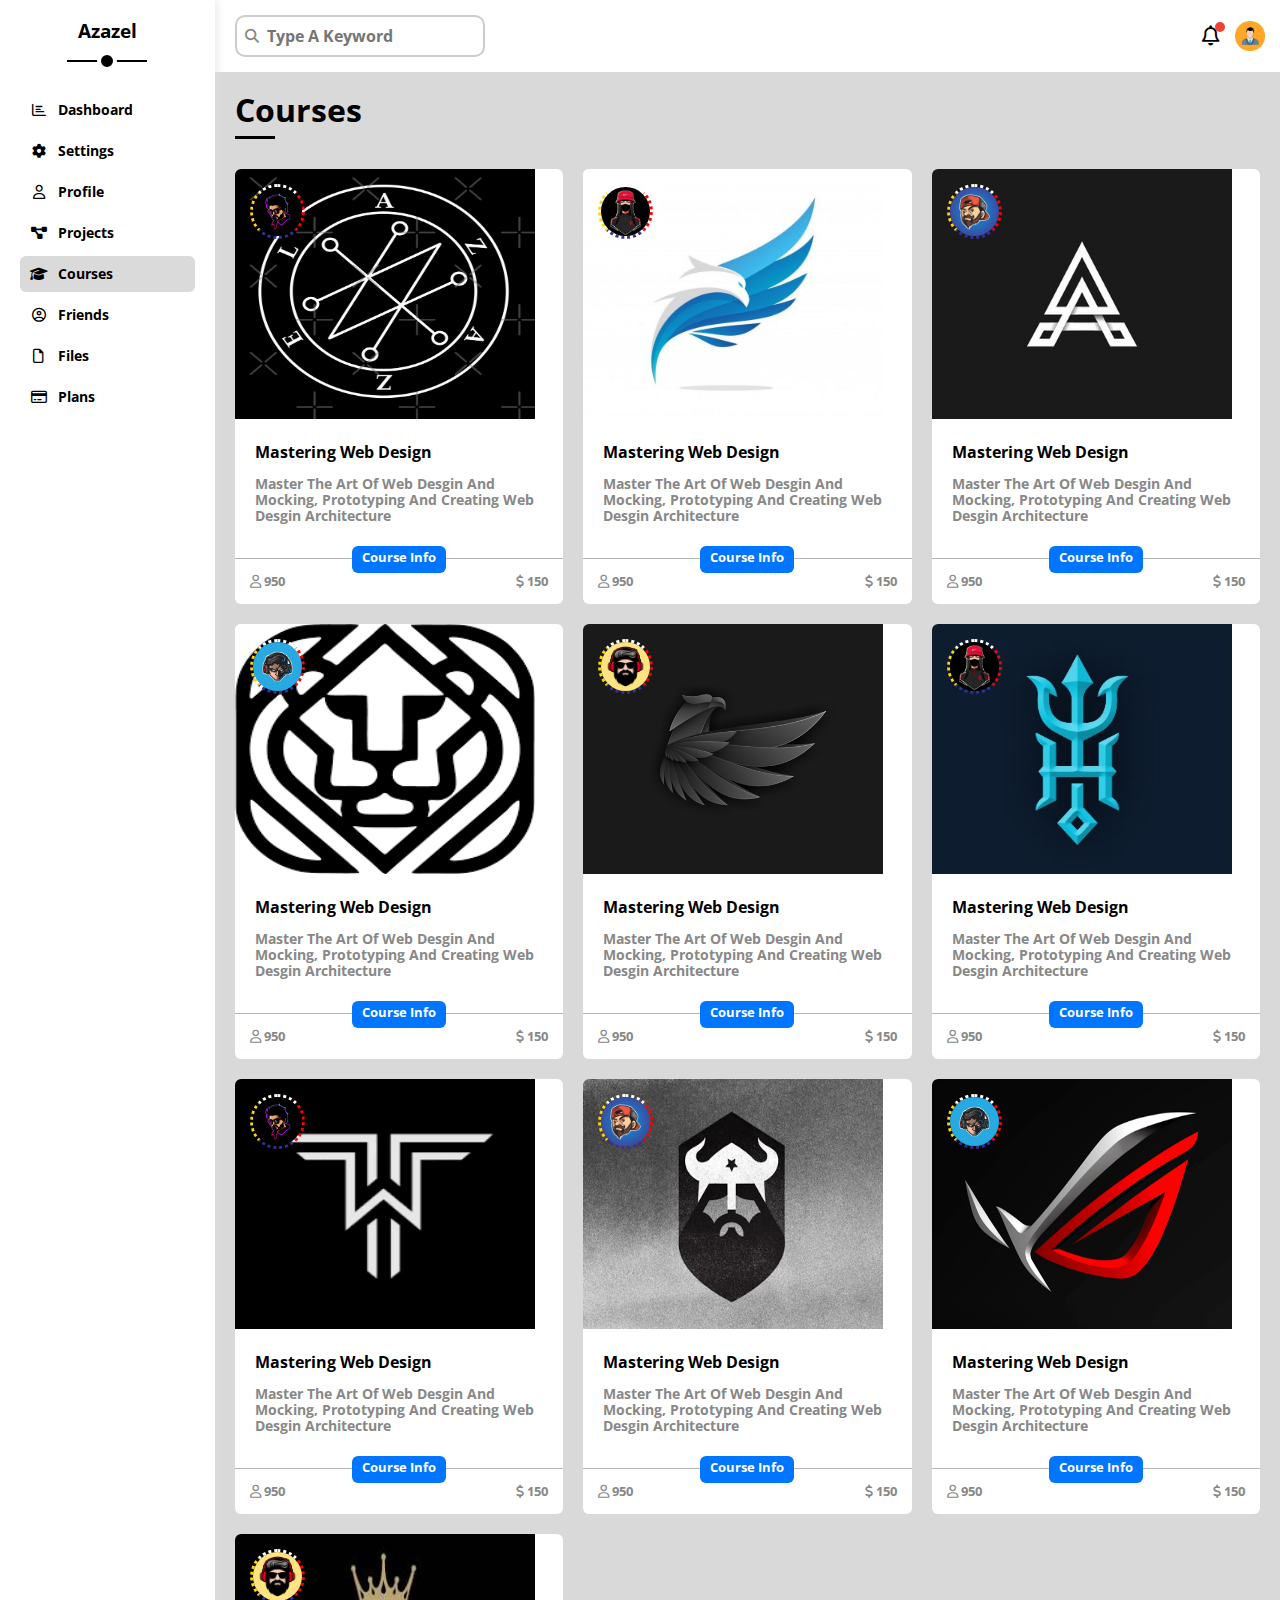
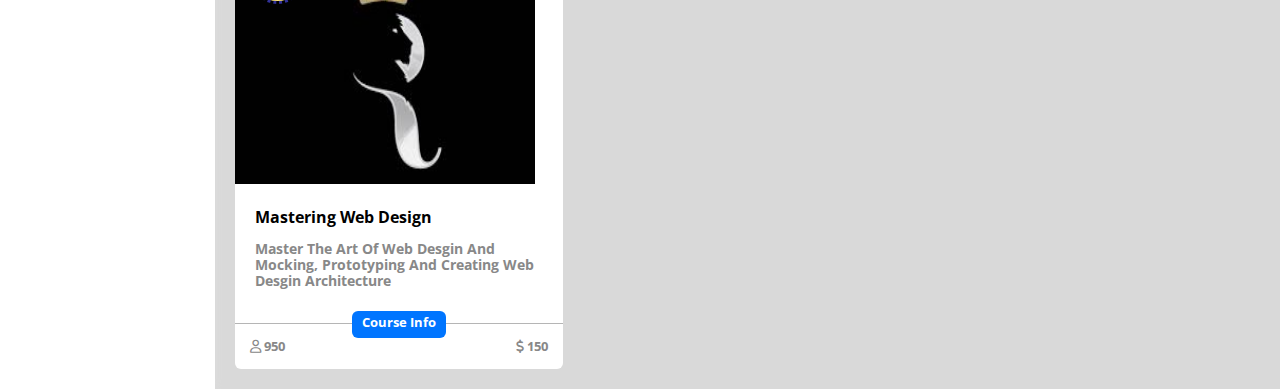
<file: courses.html>
<!DOCTYPE html>
<html lang="en">
  <head>
    <meta charset="UTF-8" />
    <meta http-equiv="X-UA-Compatible" content="IE=edge" />
    <meta name="viewport" content="width=device-width, initial-scale=1.0" />
    <link rel="stylesheet" href="./Css/all.min.css" />
    <link rel="stylesheet" href="./Css/framework.css" />
    <link rel="stylesheet" href="./Css/master-css.css" />
    <link rel="stylesheet" href="./Css/normalize.css" />
    <!-- Google Fonts -->
    <link rel="preconnect" href="https://fonts.googleapis.com" />
    <link rel="preconnect" href="https://fonts.gstatic.com" crossorigin />
    <link
      href="https://fonts.googleapis.com/css2?family=Open+Sans:wght@400;700&display=swap"
      rel="stylesheet"
    />
    <title>Courses</title>
  </head>
  <body>
    <div class="page d-flex">
      <div class="sidebar bg-white p-20 p-relative">
        <h3 class="p-relative txt-c mt-0">Azazel</h3>
        <ul>
          <li>
            <a
              class="d-flex align-center fs-14 c-black rad-6 p-10"
              href="index.html"
            >
              <i class="fa-regular fa-chart-bar fa-fw"></i>
              <span>Dashboard</span>
            </a>
          </li>
          <li>
            <a
              class="d-flex align-center fs-14 c-black rad-6 p-10"
              href="settings.html"
            >
              <i class="fa-solid fa-gear fa-fw"></i>
              <span>Settings</span>
            </a>
          </li>
          <li>
            <a
              class="d-flex align-center fs-14 c-black rad-6 p-10"
              href="profile.html"
            >
              <i class="fa-regular fa-user fa-fw"></i>
              <span>Profile</span>
            </a>
          </li>
          <li>
            <a
              class="d-flex align-center fs-14 c-black rad-6 p-10"
              href="projects.html"
            >
              <i class="fa-solid fa-diagram-project fa-fw"></i>
              <span>Projects</span>
            </a>
          </li>
          <li>
            <a
              class="active d-flex align-center fs-14 c-black rad-6 p-10"
              href="courses.html"
            >
              <i class="fa-solid fa-graduation-cap fa-fw"></i>
              <span>Courses</span>
            </a>
          </li>
          <li>
            <a
              class="d-flex align-center fs-14 c-black rad-6 p-10"
              href="friends.html"
            >
              <i class="fa-regular fa-circle-user fa-fw"></i>
              <span>Friends</span>
            </a>
          </li>
          <li>
            <a
              class="d-flex align-center fs-14 c-black rad-6 p-10"
              href="files.html"
            >
              <i class="fa-regular fa-file fa-fw"></i>
              <span>Files</span>
            </a>
          </li>
          <li>
            <a
              class="d-flex align-center fs-14 c-black rad-6 p-10"
              href="plans.html"
            >
              <i class="fa-regular fa-credit-card fa-fw"></i>
              <span>Plans</span>
            </a>
          </li>
        </ul>
      </div>
      <div class="content w-full">
        <!-- Start Head -->
        <div class="head bg-white p-15 between-flex">
          <div class="search p-relative">
            <input class="p-10" type="search" placeholder="Type A Keyword" />
          </div>
          <div class="icons d-flex align-center">
            <span class="notification p-relative">
              <i class="fa-regular fa-bell fa-lg"></i>
            </span>
            <img src="./imgs/user.png" alt="" />
          </div>
        </div>
        <!-- End Head -->
        <h1 class="p-relative">Courses</h1>
        <div class="courses-page d-grid m-20 gap-20">

            <div class="course bg-white rad-6 p-relative">
                <img class="cover" src="./imgs/azazel.jpg" alt="">
                <img class="instructor" src="./imgs/Team/team4.jpg" alt="">
                <div class="p-20">
                    <h4 class="m-0">Mastering Web Design</h4>
                    <p class="Description c-grey mt-15 fs-14">
                        Master The Art Of Web Desgin And Mocking, Prototyping And Creating Web Desgin Architecture
                    </p>
                </div>
                <div class="info p-15 p-relative between-flex">
                  <span class="title bg-blue c-white btn-shape">Course Info</span>
                  <span class="c-grey">
                    <i class="fa-regular fa-user"></i>
                    950
                  </span>
                  <span class="c-grey">
                    <i class="fa-solid fa-dollar-sign"></i>
                    150
                  </span>
                </div>
            </div>

            <div class="course bg-white rad-6 p-relative">
                <img class="cover" src="./imgs/logo/logo1.jpg" alt="">
                <img class="instructor" src="./imgs/Team/team2.jpg" alt="">
                <div class="p-20">
                    <h4 class="m-0">Mastering Web Design</h4>
                    <p class="Description c-grey mt-15 fs-14">
                        Master The Art Of Web Desgin And Mocking, Prototyping And Creating Web Desgin Architecture
                    </p>
                </div>
                <div class="info p-15 p-relative between-flex">
                  <span class="title bg-blue c-white btn-shape">Course Info</span>
                  <span class="c-grey">
                    <i class="fa-regular fa-user"></i>
                    950
                  </span>
                  <span class="c-grey">
                    <i class="fa-solid fa-dollar-sign"></i>
                    150
                  </span>
                </div>
            </div>

            <div class="course bg-white rad-6 p-relative">
                <img class="cover" src="./imgs/./logo/logo2.jpg" alt="">
                <img class="instructor" src="./imgs/Team/team5.jpg" alt="">
                <div class="p-20">
                    <h4 class="m-0">Mastering Web Design</h4>
                    <p class="Description c-grey mt-15 fs-14">
                        Master The Art Of Web Desgin And Mocking, Prototyping And Creating Web Desgin Architecture
                    </p>
                </div>
                <div class="info p-15 p-relative between-flex">
                  <span class="title bg-blue c-white btn-shape">Course Info</span>
                  <span class="c-grey">
                    <i class="fa-regular fa-user"></i>
                    950
                  </span>
                  <span class="c-grey">
                    <i class="fa-solid fa-dollar-sign"></i>
                    150
                  </span>
                </div>
            </div>

            <div class="course bg-white rad-6 p-relative">
                <img class="cover" src="./imgs/logo/logo3.jpg" alt="">
                <img class="instructor" src="./imgs/Team/team6.jpg" alt="">
                <div class="p-20">
                    <h4 class="m-0">Mastering Web Design</h4>
                    <p class="Description c-grey mt-15 fs-14">
                        Master The Art Of Web Desgin And Mocking, Prototyping And Creating Web Desgin Architecture
                    </p>
                </div>
                <div class="info p-15 p-relative between-flex">
                  <span class="title bg-blue c-white btn-shape">Course Info</span>
                  <span class="c-grey">
                    <i class="fa-regular fa-user"></i>
                    950
                  </span>
                  <span class="c-grey">
                    <i class="fa-solid fa-dollar-sign"></i>
                    150
                  </span>
                </div>
            </div>

            <div class="course bg-white rad-6 p-relative">
                <img class="cover" src="./imgs/logo/logo4.jpg" alt="">
                <img class="instructor" src="./imgs/Team/team7.jpg" alt="">
                <div class="p-20">
                    <h4 class="m-0">Mastering Web Design</h4>
                    <p class="Description c-grey mt-15 fs-14">
                        Master The Art Of Web Desgin And Mocking, Prototyping And Creating Web Desgin Architecture
                    </p>
                </div>
                <div class="info p-15 p-relative between-flex">
                  <span class="title bg-blue c-white btn-shape">Course Info</span>
                  <span class="c-grey">
                    <i class="fa-regular fa-user"></i>
                    950
                  </span>
                  <span class="c-grey">
                    <i class="fa-solid fa-dollar-sign"></i>
                    150
                  </span>
                </div>
            </div>

            <div class="course bg-white rad-6 p-relative">
                <img class="cover" src="./imgs/logo/logo5.jpg" alt="">
                <img class="instructor" src="./imgs/Team/team2.jpg" alt="">
                <div class="p-20">
                    <h4 class="m-0">Mastering Web Design</h4>
                    <p class="Description c-grey mt-15 fs-14">
                        Master The Art Of Web Desgin And Mocking, Prototyping And Creating Web Desgin Architecture
                    </p>
                </div>
                <div class="info p-15 p-relative between-flex">
                  <span class="title bg-blue c-white btn-shape">Course Info</span>
                  <span class="c-grey">
                    <i class="fa-regular fa-user"></i>
                    950
                  </span>
                  <span class="c-grey">
                    <i class="fa-solid fa-dollar-sign"></i>
                    150
                  </span>
                </div>
            </div>

            <div class="course bg-white rad-6 p-relative">
                <img class="cover" src="./imgs/logo/logo6.jpg" alt="">
                <img class="instructor" src="./imgs/Team/team4.jpg" alt="">
                <div class="p-20">
                    <h4 class="m-0">Mastering Web Design</h4>
                    <p class="Description c-grey mt-15 fs-14">
                        Master The Art Of Web Desgin And Mocking, Prototyping And Creating Web Desgin Architecture
                    </p>
                </div>
                <div class="info p-15 p-relative between-flex">
                  <span class="title bg-blue c-white btn-shape">Course Info</span>
                  <span class="c-grey">
                    <i class="fa-regular fa-user"></i>
                    950
                  </span>
                  <span class="c-grey">
                    <i class="fa-solid fa-dollar-sign"></i>
                    150
                  </span>
                </div>
            </div>

            <div class="course bg-white rad-6 p-relative">
                <img class="cover" src="./imgs/logo/logo7.jpg" alt="">
                <img class="instructor" src="./imgs/Team/team5.jpg" alt="">
                <div class="p-20">
                    <h4 class="m-0">Mastering Web Design</h4>
                    <p class="Description c-grey mt-15 fs-14">
                        Master The Art Of Web Desgin And Mocking, Prototyping And Creating Web Desgin Architecture
                    </p>
                </div>
                <div class="info p-15 p-relative between-flex">
                  <span class="title bg-blue c-white btn-shape">Course Info</span>
                  <span class="c-grey">
                    <i class="fa-regular fa-user"></i>
                    950
                  </span>
                  <span class="c-grey">
                    <i class="fa-solid fa-dollar-sign"></i>
                    150
                  </span>
                </div>
            </div>

            <div class="course bg-white rad-6 p-relative">
                <img class="cover" src="./imgs/logo/logo8.jpg" alt="">
                <img class="instructor" src="./imgs/Team/team6.jpg" alt="">
                <div class="p-20">
                    <h4 class="m-0">Mastering Web Design</h4>
                    <p class="Description c-grey mt-15 fs-14">
                        Master The Art Of Web Desgin And Mocking, Prototyping And Creating Web Desgin Architecture
                    </p>
                </div>
                <div class="info p-15 p-relative between-flex">
                  <span class="title bg-blue c-white btn-shape">Course Info</span>
                  <span class="c-grey">
                    <i class="fa-regular fa-user"></i>
                    950
                  </span>
                  <span class="c-grey">
                    <i class="fa-solid fa-dollar-sign"></i>
                    150
                  </span>
                </div>
            </div>

            <div class="course bg-white rad-6 p-relative">
                <img class="cover" src="./imgs/logo/logo9.jpg" alt="">
                <img class="instructor" src="./imgs/Team/team7.jpg" alt="">
                <div class="p-20">
                    <h4 class="m-0">Mastering Web Design</h4>
                    <p class="Description c-grey mt-15 fs-14">
                        Master The Art Of Web Desgin And Mocking, Prototyping And Creating Web Desgin Architecture
                    </p>
                </div>
                <div class="info p-15 p-relative between-flex">
                  <span class="title bg-blue c-white btn-shape">Course Info</span>
                  <span class="c-grey">
                    <i class="fa-regular fa-user"></i>
                    950
                  </span>
                  <span class="c-grey">
                    <i class="fa-solid fa-dollar-sign"></i>
                    150
                  </span>
                </div>
            </div>

        </div>
      </div>
    </div>
  </body>
</html>
</file>
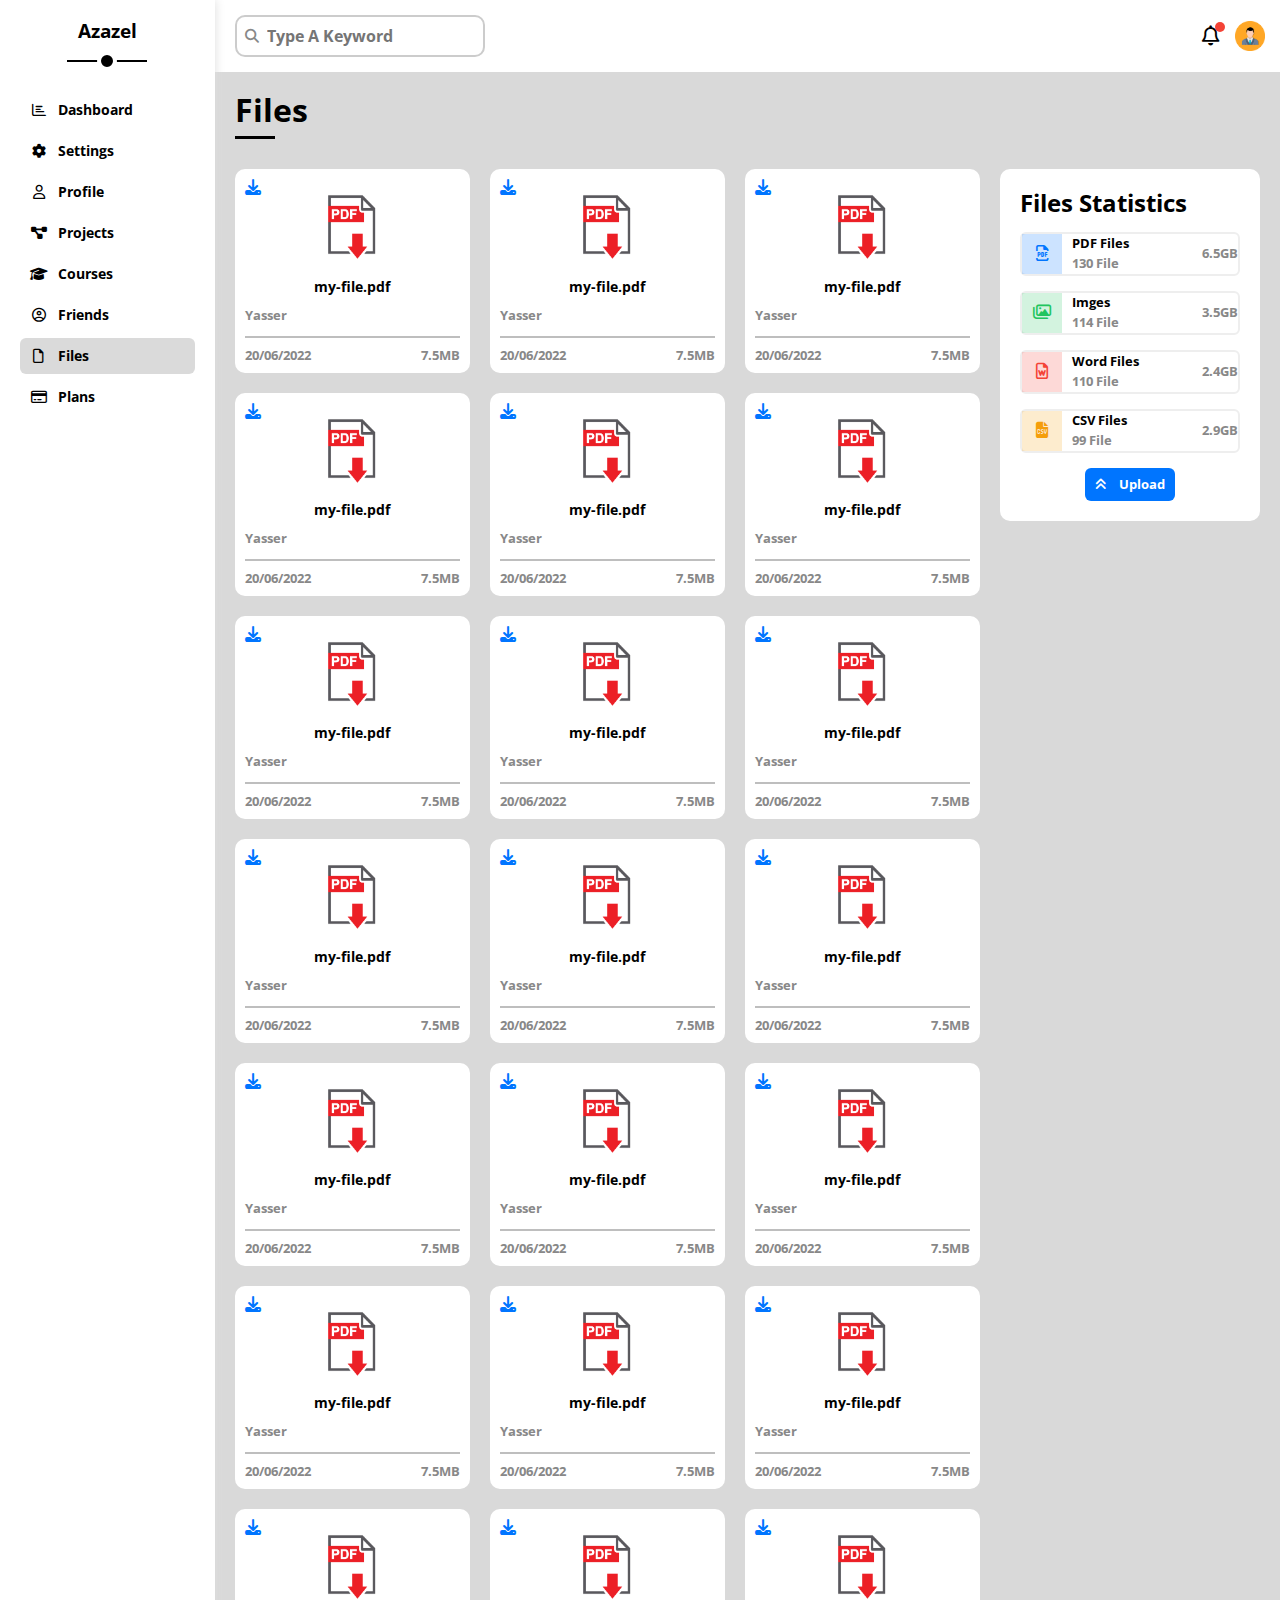
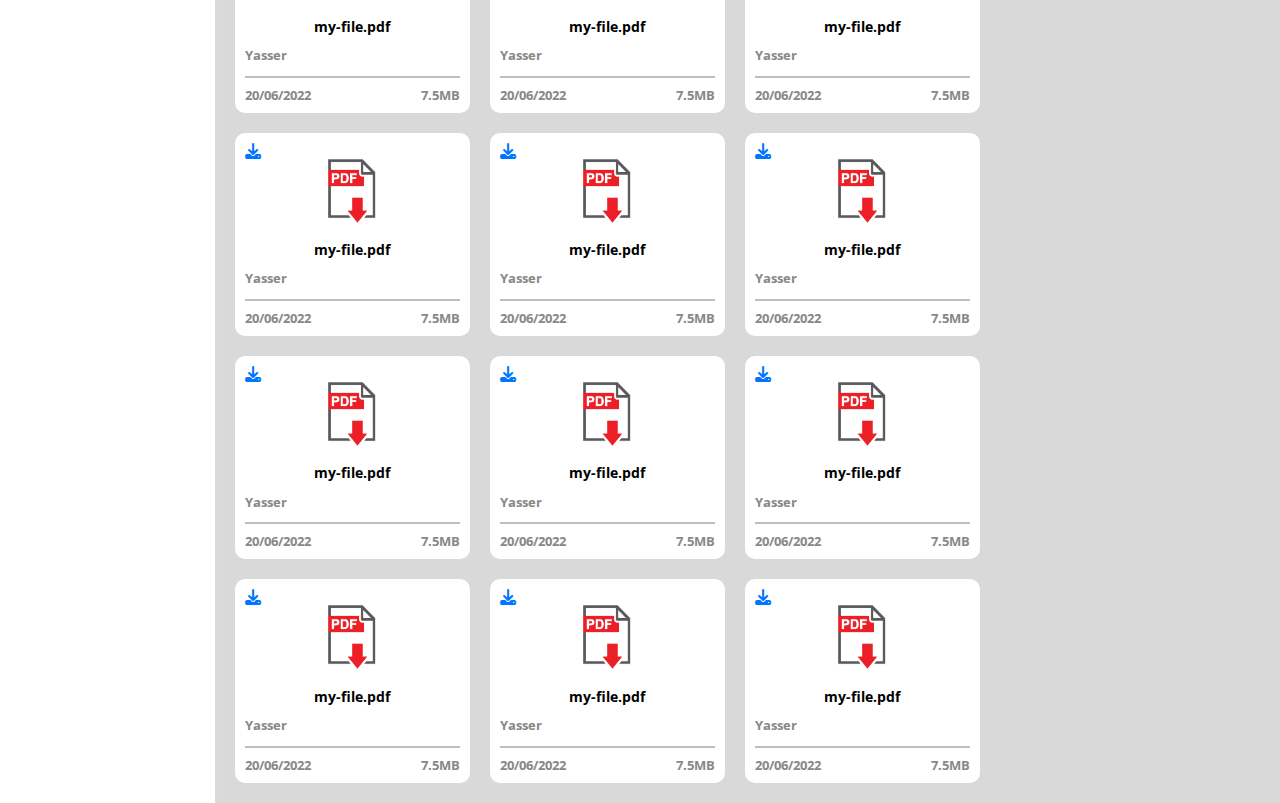
<file: files.html>
<!DOCTYPE html>
<html lang="en">
  <head>
    <meta charset="UTF-8" />
    <meta http-equiv="X-UA-Compatible" content="IE=edge" />
    <meta name="viewport" content="width=device-width, initial-scale=1.0" />
    <link rel="stylesheet" href="./Css/all.min.css" />
    <link rel="stylesheet" href="./Css/framework.css" />
    <link rel="stylesheet" href="./Css/master-css.css" />
    <link rel="stylesheet" href="./Css/normalize.css" />
    <!-- Google Fonts -->
    <link rel="preconnect" href="https://fonts.googleapis.com" />
    <link rel="preconnect" href="https://fonts.gstatic.com" crossorigin />
    <link
      href="https://fonts.googleapis.com/css2?family=Open+Sans:wght@400;700&display=swap"
      rel="stylesheet"
    />
    <title>Files</title>
  </head>
  <body>
    <div class="page d-flex">
      <div class="sidebar bg-white p-20 p-relative">
        <h3 class="p-relative txt-c mt-0">Azazel</h3>
        <ul>
          <li>
            <a
              class="d-flex align-center fs-14 c-black rad-6 p-10"
              href="index.html"
            >
              <i class="fa-regular fa-chart-bar fa-fw"></i>
              <span>Dashboard</span>
            </a>
          </li>
          <li>
            <a
              class="d-flex align-center fs-14 c-black rad-6 p-10"
              href="settings.html"
            >
              <i class="fa-solid fa-gear fa-fw"></i>
              <span>Settings</span>
            </a>
          </li>
          <li>
            <a
              class="d-flex align-center fs-14 c-black rad-6 p-10"
              href="profile.html"
            >
              <i class="fa-regular fa-user fa-fw"></i>
              <span>Profile</span>
            </a>
          </li>
          <li>
            <a
              class="d-flex align-center fs-14 c-black rad-6 p-10"
              href="projects.html"
            >
              <i class="fa-solid fa-diagram-project fa-fw"></i>
              <span>Projects</span>
            </a>
          </li>
          <li>
            <a
              class="d-flex align-center fs-14 c-black rad-6 p-10"
              href="courses.html"
            >
              <i class="fa-solid fa-graduation-cap fa-fw"></i>
              <span>Courses</span>
            </a>
          </li>
          <li>
            <a
              class="d-flex align-center fs-14 c-black rad-6 p-10"
              href="friends.html"
            >
              <i class="fa-regular fa-circle-user fa-fw"></i>
              <span>Friends</span>
            </a>
          </li>
          <li>
            <a
              class="active d-flex align-center fs-14 c-black rad-6 p-10"
              href="files.html"
            >
              <i class="fa-regular fa-file fa-fw"></i>
              <span>Files</span>
            </a>
          </li>
          <li>
            <a
              class="d-flex align-center fs-14 c-black rad-6 p-10"
              href="plans.html"
            >
              <i class="fa-regular fa-credit-card fa-fw"></i>
              <span>Plans</span>
            </a>
          </li>
        </ul>
      </div>
      <div class="content w-full">
        <!-- Start Head -->
        <div class="head bg-white p-15 between-flex">
          <div class="search p-relative">
            <input class="p-10" type="search" placeholder="Type A Keyword" />
          </div>
          <div class="icons d-flex align-center">
            <span class="notification p-relative">
              <i class="fa-regular fa-bell fa-lg"></i>
            </span>
            <img src="./imgs/user.png" alt="" />
          </div>
        </div>
        <!-- End Head -->
        <h1 class="p-relative">Files</h1>
        <div class="files-page d-flex m-20 gap-20">
          <div class="files-stats p-20 bg-white rad-10">
            <h2 class="mt-0 mb-15 txt-c-mobile">Files Statistics</h2>
            <div class="d-flex align-center border-eee rad-6 mb-15 fs-13">
              <i
                class="fa-regular fa-file-pdf fa-lg blue center-flex c-blue icon"
              ></i>
              <div class="info">
                <span>PDF Files</span>
                <span class="c-grey d-block mt-5">130 File</span>
              </div>
              <div class="size c-grey">6.5GB</div>
            </div>
            <div class="d-flex align-center border-eee rad-6 mb-15 fs-13">
              <i
                class="fa-regular fa-images fa-lg green center-flex c-green icon"
              ></i>
              <div class="info">
                <span>Imges</span>
                <span class="c-grey d-block mt-5">114 File</span>
              </div>
              <div class="size c-grey">3.5GB</div>
            </div>
            <div class="d-flex align-center border-eee rad-6 mb-15 fs-13">
              <i
                class="fa-regular fa-file-word fa-lg red center-flex c-red icon"
              ></i>
              <div class="info">
                <span>Word Files</span>
                <span class="c-grey d-block mt-5">110 File</span>
              </div>
              <div class="size c-grey">2.4GB</div>
            </div>
            <div class="d-flex align-center border-eee rad-6 mb-15 fs-13">
              <i
                class="fa-solid fa-file-csv fa-lg orange center-flex c-orange icon"
              ></i>
              <div class="info">
                <span>CSV Files</span>
                <span class="c-grey d-block mt-5">99 File</span>
              </div>
              <div class="size c-grey">2.9GB</div>
            </div>
            <a
              class="upload bg-blue c-white fs-13 rad-6 d-block w-fit bt"
              href="#"
            >
              <i class="fa-solid fa-angles-up mr-10"></i>
              Upload
            </a>
          </div>
          <div class="files-content d-grid gap-20">
            <div class="file bg-white p-10 rad-10">
              <i class="fa-solid fa-download c-blue p-absolute"></i>
              <div class="icon txt-c">
                <img class="mt-15 mb-15" src="imgs/pdf.png" alt="" />
              </div>
              <div class="txt-c mb-10 fs-14">my-file.pdf</div>
              <p class="c-grey fs-13">Yasser</p>
              <div class="info between-flex mt-10 pt-10 fs-13 c-grey">
                <span>20/06/2022</span>
                <span>7.5MB</span>
              </div>
            </div>
            <div class="file bg-white p-10 rad-10">
              <i class="fa-solid fa-download c-blue p-absolute"></i>
              <div class="icon txt-c">
                <img class="mt-15 mb-15" src="imgs/pdf.png" alt="" />
              </div>
              <div class="txt-c mb-10 fs-14">my-file.pdf</div>
              <p class="c-grey fs-13">Yasser</p>
              <div class="info between-flex mt-10 pt-10 fs-13 c-grey">
                <span>20/06/2022</span>
                <span>7.5MB</span>
              </div>
            </div>
            <div class="file bg-white p-10 rad-10">
              <i class="fa-solid fa-download c-blue p-absolute"></i>
              <div class="icon txt-c">
                <img class="mt-15 mb-15" src="imgs/pdf.png" alt="" />
              </div>
              <div class="txt-c mb-10 fs-14">my-file.pdf</div>
              <p class="c-grey fs-13">Yasser</p>
              <div class="info between-flex mt-10 pt-10 fs-13 c-grey">
                <span>20/06/2022</span>
                <span>7.5MB</span>
              </div>
            </div>
            <div class="file bg-white p-10 rad-10">
              <i class="fa-solid fa-download c-blue p-absolute"></i>
              <div class="icon txt-c">
                <img class="mt-15 mb-15" src="imgs/pdf.png" alt="" />
              </div>
              <div class="txt-c mb-10 fs-14">my-file.pdf</div>
              <p class="c-grey fs-13">Yasser</p>
              <div class="info between-flex mt-10 pt-10 fs-13 c-grey">
                <span>20/06/2022</span>
                <span>7.5MB</span>
              </div>
            </div>
            <div class="file bg-white p-10 rad-10">
              <i class="fa-solid fa-download c-blue p-absolute"></i>
              <div class="icon txt-c">
                <img class="mt-15 mb-15" src="imgs/pdf.png" alt="" />
              </div>
              <div class="txt-c mb-10 fs-14">my-file.pdf</div>
              <p class="c-grey fs-13">Yasser</p>
              <div class="info between-flex mt-10 pt-10 fs-13 c-grey">
                <span>20/06/2022</span>
                <span>7.5MB</span>
              </div>
            </div>
            <div class="file bg-white p-10 rad-10">
              <i class="fa-solid fa-download c-blue p-absolute"></i>
              <div class="icon txt-c">
                <img class="mt-15 mb-15" src="imgs/pdf.png" alt="" />
              </div>
              <div class="txt-c mb-10 fs-14">my-file.pdf</div>
              <p class="c-grey fs-13">Yasser</p>
              <div class="info between-flex mt-10 pt-10 fs-13 c-grey">
                <span>20/06/2022</span>
                <span>7.5MB</span>
              </div>
            </div>
            <div class="file bg-white p-10 rad-10">
              <i class="fa-solid fa-download c-blue p-absolute"></i>
              <div class="icon txt-c">
                <img class="mt-15 mb-15" src="imgs/pdf.png" alt="" />
              </div>
              <div class="txt-c mb-10 fs-14">my-file.pdf</div>
              <p class="c-grey fs-13">Yasser</p>
              <div class="info between-flex mt-10 pt-10 fs-13 c-grey">
                <span>20/06/2022</span>
                <span>7.5MB</span>
              </div>
            </div>
            <div class="file bg-white p-10 rad-10">
              <i class="fa-solid fa-download c-blue p-absolute"></i>
              <div class="icon txt-c">
                <img class="mt-15 mb-15" src="imgs/pdf.png" alt="" />
              </div>
              <div class="txt-c mb-10 fs-14">my-file.pdf</div>
              <p class="c-grey fs-13">Yasser</p>
              <div class="info between-flex mt-10 pt-10 fs-13 c-grey">
                <span>20/06/2022</span>
                <span>7.5MB</span>
              </div>
            </div>
            <div class="file bg-white p-10 rad-10">
              <i class="fa-solid fa-download c-blue p-absolute"></i>
              <div class="icon txt-c">
                <img class="mt-15 mb-15" src="imgs/pdf.png" alt="" />
              </div>
              <div class="txt-c mb-10 fs-14">my-file.pdf</div>
              <p class="c-grey fs-13">Yasser</p>
              <div class="info between-flex mt-10 pt-10 fs-13 c-grey">
                <span>20/06/2022</span>
                <span>7.5MB</span>
              </div>
            </div>
            <div class="file bg-white p-10 rad-10">
              <i class="fa-solid fa-download c-blue p-absolute"></i>
              <div class="icon txt-c">
                <img class="mt-15 mb-15" src="imgs/pdf.png" alt="" />
              </div>
              <div class="txt-c mb-10 fs-14">my-file.pdf</div>
              <p class="c-grey fs-13">Yasser</p>
              <div class="info between-flex mt-10 pt-10 fs-13 c-grey">
                <span>20/06/2022</span>
                <span>7.5MB</span>
              </div>
            </div>
            <div class="file bg-white p-10 rad-10">
              <i class="fa-solid fa-download c-blue p-absolute"></i>
              <div class="icon txt-c">
                <img class="mt-15 mb-15" src="imgs/pdf.png" alt="" />
              </div>
              <div class="txt-c mb-10 fs-14">my-file.pdf</div>
              <p class="c-grey fs-13">Yasser</p>
              <div class="info between-flex mt-10 pt-10 fs-13 c-grey">
                <span>20/06/2022</span>
                <span>7.5MB</span>
              </div>
            </div>
            <div class="file bg-white p-10 rad-10">
              <i class="fa-solid fa-download c-blue p-absolute"></i>
              <div class="icon txt-c">
                <img class="mt-15 mb-15" src="imgs/pdf.png" alt="" />
              </div>
              <div class="txt-c mb-10 fs-14">my-file.pdf</div>
              <p class="c-grey fs-13">Yasser</p>
              <div class="info between-flex mt-10 pt-10 fs-13 c-grey">
                <span>20/06/2022</span>
                <span>7.5MB</span>
              </div>
            </div>
            <div class="file bg-white p-10 rad-10">
              <i class="fa-solid fa-download c-blue p-absolute"></i>
              <div class="icon txt-c">
                <img class="mt-15 mb-15" src="imgs/pdf.png" alt="" />
              </div>
              <div class="txt-c mb-10 fs-14">my-file.pdf</div>
              <p class="c-grey fs-13">Yasser</p>
              <div class="info between-flex mt-10 pt-10 fs-13 c-grey">
                <span>20/06/2022</span>
                <span>7.5MB</span>
              </div>
            </div>
            <div class="file bg-white p-10 rad-10">
              <i class="fa-solid fa-download c-blue p-absolute"></i>
              <div class="icon txt-c">
                <img class="mt-15 mb-15" src="imgs/pdf.png" alt="" />
              </div>
              <div class="txt-c mb-10 fs-14">my-file.pdf</div>
              <p class="c-grey fs-13">Yasser</p>
              <div class="info between-flex mt-10 pt-10 fs-13 c-grey">
                <span>20/06/2022</span>
                <span>7.5MB</span>
              </div>
            </div>
            <div class="file bg-white p-10 rad-10">
              <i class="fa-solid fa-download c-blue p-absolute"></i>
              <div class="icon txt-c">
                <img class="mt-15 mb-15" src="imgs/pdf.png" alt="" />
              </div>
              <div class="txt-c mb-10 fs-14">my-file.pdf</div>
              <p class="c-grey fs-13">Yasser</p>
              <div class="info between-flex mt-10 pt-10 fs-13 c-grey">
                <span>20/06/2022</span>
                <span>7.5MB</span>
              </div>
            </div>
            <div class="file bg-white p-10 rad-10">
              <i class="fa-solid fa-download c-blue p-absolute"></i>
              <div class="icon txt-c">
                <img class="mt-15 mb-15" src="imgs/pdf.png" alt="" />
              </div>
              <div class="txt-c mb-10 fs-14">my-file.pdf</div>
              <p class="c-grey fs-13">Yasser</p>
              <div class="info between-flex mt-10 pt-10 fs-13 c-grey">
                <span>20/06/2022</span>
                <span>7.5MB</span>
              </div>
            </div>
            <div class="file bg-white p-10 rad-10">
              <i class="fa-solid fa-download c-blue p-absolute"></i>
              <div class="icon txt-c">
                <img class="mt-15 mb-15" src="imgs/pdf.png" alt="" />
              </div>
              <div class="txt-c mb-10 fs-14">my-file.pdf</div>
              <p class="c-grey fs-13">Yasser</p>
              <div class="info between-flex mt-10 pt-10 fs-13 c-grey">
                <span>20/06/2022</span>
                <span>7.5MB</span>
              </div>
            </div>
            <div class="file bg-white p-10 rad-10">
              <i class="fa-solid fa-download c-blue p-absolute"></i>
              <div class="icon txt-c">
                <img class="mt-15 mb-15" src="imgs/pdf.png" alt="" />
              </div>
              <div class="txt-c mb-10 fs-14">my-file.pdf</div>
              <p class="c-grey fs-13">Yasser</p>
              <div class="info between-flex mt-10 pt-10 fs-13 c-grey">
                <span>20/06/2022</span>
                <span>7.5MB</span>
              </div>
            </div>
            <div class="file bg-white p-10 rad-10">
              <i class="fa-solid fa-download c-blue p-absolute"></i>
              <div class="icon txt-c">
                <img class="mt-15 mb-15" src="imgs/pdf.png" alt="" />
              </div>
              <div class="txt-c mb-10 fs-14">my-file.pdf</div>
              <p class="c-grey fs-13">Yasser</p>
              <div class="info between-flex mt-10 pt-10 fs-13 c-grey">
                <span>20/06/2022</span>
                <span>7.5MB</span>
              </div>
            </div>
            <div class="file bg-white p-10 rad-10">
              <i class="fa-solid fa-download c-blue p-absolute"></i>
              <div class="icon txt-c">
                <img class="mt-15 mb-15" src="imgs/pdf.png" alt="" />
              </div>
              <div class="txt-c mb-10 fs-14">my-file.pdf</div>
              <p class="c-grey fs-13">Yasser</p>
              <div class="info between-flex mt-10 pt-10 fs-13 c-grey">
                <span>20/06/2022</span>
                <span>7.5MB</span>
              </div>
            </div>
            <div class="file bg-white p-10 rad-10">
              <i class="fa-solid fa-download c-blue p-absolute"></i>
              <div class="icon txt-c">
                <img class="mt-15 mb-15" src="imgs/pdf.png" alt="" />
              </div>
              <div class="txt-c mb-10 fs-14">my-file.pdf</div>
              <p class="c-grey fs-13">Yasser</p>
              <div class="info between-flex mt-10 pt-10 fs-13 c-grey">
                <span>20/06/2022</span>
                <span>7.5MB</span>
              </div>
            </div>
            <div class="file bg-white p-10 rad-10">
              <i class="fa-solid fa-download c-blue p-absolute"></i>
              <div class="icon txt-c">
                <img class="mt-15 mb-15" src="imgs/pdf.png" alt="" />
              </div>
              <div class="txt-c mb-10 fs-14">my-file.pdf</div>
              <p class="c-grey fs-13">Yasser</p>
              <div class="info between-flex mt-10 pt-10 fs-13 c-grey">
                <span>20/06/2022</span>
                <span>7.5MB</span>
              </div>
            </div>
            <div class="file bg-white p-10 rad-10">
              <i class="fa-solid fa-download c-blue p-absolute"></i>
              <div class="icon txt-c">
                <img class="mt-15 mb-15" src="imgs/pdf.png" alt="" />
              </div>
              <div class="txt-c mb-10 fs-14">my-file.pdf</div>
              <p class="c-grey fs-13">Yasser</p>
              <div class="info between-flex mt-10 pt-10 fs-13 c-grey">
                <span>20/06/2022</span>
                <span>7.5MB</span>
              </div>
            </div>
            <div class="file bg-white p-10 rad-10">
              <i class="fa-solid fa-download c-blue p-absolute"></i>
              <div class="icon txt-c">
                <img class="mt-15 mb-15" src="imgs/pdf.png" alt="" />
              </div>
              <div class="txt-c mb-10 fs-14">my-file.pdf</div>
              <p class="c-grey fs-13">Yasser</p>
              <div class="info between-flex mt-10 pt-10 fs-13 c-grey">
                <span>20/06/2022</span>
                <span>7.5MB</span>
              </div>
            </div>
            <div class="file bg-white p-10 rad-10">
              <i class="fa-solid fa-download c-blue p-absolute"></i>
              <div class="icon txt-c">
                <img class="mt-15 mb-15" src="imgs/pdf.png" alt="" />
              </div>
              <div class="txt-c mb-10 fs-14">my-file.pdf</div>
              <p class="c-grey fs-13">Yasser</p>
              <div class="info between-flex mt-10 pt-10 fs-13 c-grey">
                <span>20/06/2022</span>
                <span>7.5MB</span>
              </div>
            </div>
            <div class="file bg-white p-10 rad-10">
              <i class="fa-solid fa-download c-blue p-absolute"></i>
              <div class="icon txt-c">
                <img class="mt-15 mb-15" src="imgs/pdf.png" alt="" />
              </div>
              <div class="txt-c mb-10 fs-14">my-file.pdf</div>
              <p class="c-grey fs-13">Yasser</p>
              <div class="info between-flex mt-10 pt-10 fs-13 c-grey">
                <span>20/06/2022</span>
                <span>7.5MB</span>
              </div>
            </div>
            <div class="file bg-white p-10 rad-10">
              <i class="fa-solid fa-download c-blue p-absolute"></i>
              <div class="icon txt-c">
                <img class="mt-15 mb-15" src="imgs/pdf.png" alt="" />
              </div>
              <div class="txt-c mb-10 fs-14">my-file.pdf</div>
              <p class="c-grey fs-13">Yasser</p>
              <div class="info between-flex mt-10 pt-10 fs-13 c-grey">
                <span>20/06/2022</span>
                <span>7.5MB</span>
              </div>
            </div>
            <div class="file bg-white p-10 rad-10">
              <i class="fa-solid fa-download c-blue p-absolute"></i>
              <div class="icon txt-c">
                <img class="mt-15 mb-15" src="imgs/pdf.png" alt="" />
              </div>
              <div class="txt-c mb-10 fs-14">my-file.pdf</div>
              <p class="c-grey fs-13">Yasser</p>
              <div class="info between-flex mt-10 pt-10 fs-13 c-grey">
                <span>20/06/2022</span>
                <span>7.5MB</span>
              </div>
            </div>
            <div class="file bg-white p-10 rad-10">
              <i class="fa-solid fa-download c-blue p-absolute"></i>
              <div class="icon txt-c">
                <img class="mt-15 mb-15" src="imgs/pdf.png" alt="" />
              </div>
              <div class="txt-c mb-10 fs-14">my-file.pdf</div>
              <p class="c-grey fs-13">Yasser</p>
              <div class="info between-flex mt-10 pt-10 fs-13 c-grey">
                <span>20/06/2022</span>
                <span>7.5MB</span>
              </div>
            </div>
            <div class="file bg-white p-10 rad-10">
              <i class="fa-solid fa-download c-blue p-absolute"></i>
              <div class="icon txt-c">
                <img class="mt-15 mb-15" src="imgs/pdf.png" alt="" />
              </div>
              <div class="txt-c mb-10 fs-14">my-file.pdf</div>
              <p class="c-grey fs-13">Yasser</p>
              <div class="info between-flex mt-10 pt-10 fs-13 c-grey">
                <span>20/06/2022</span>
                <span>7.5MB</span>
              </div>
            </div>
          </div>
        </div>
      </div>
    </div>
  </body>
</html>
</file>
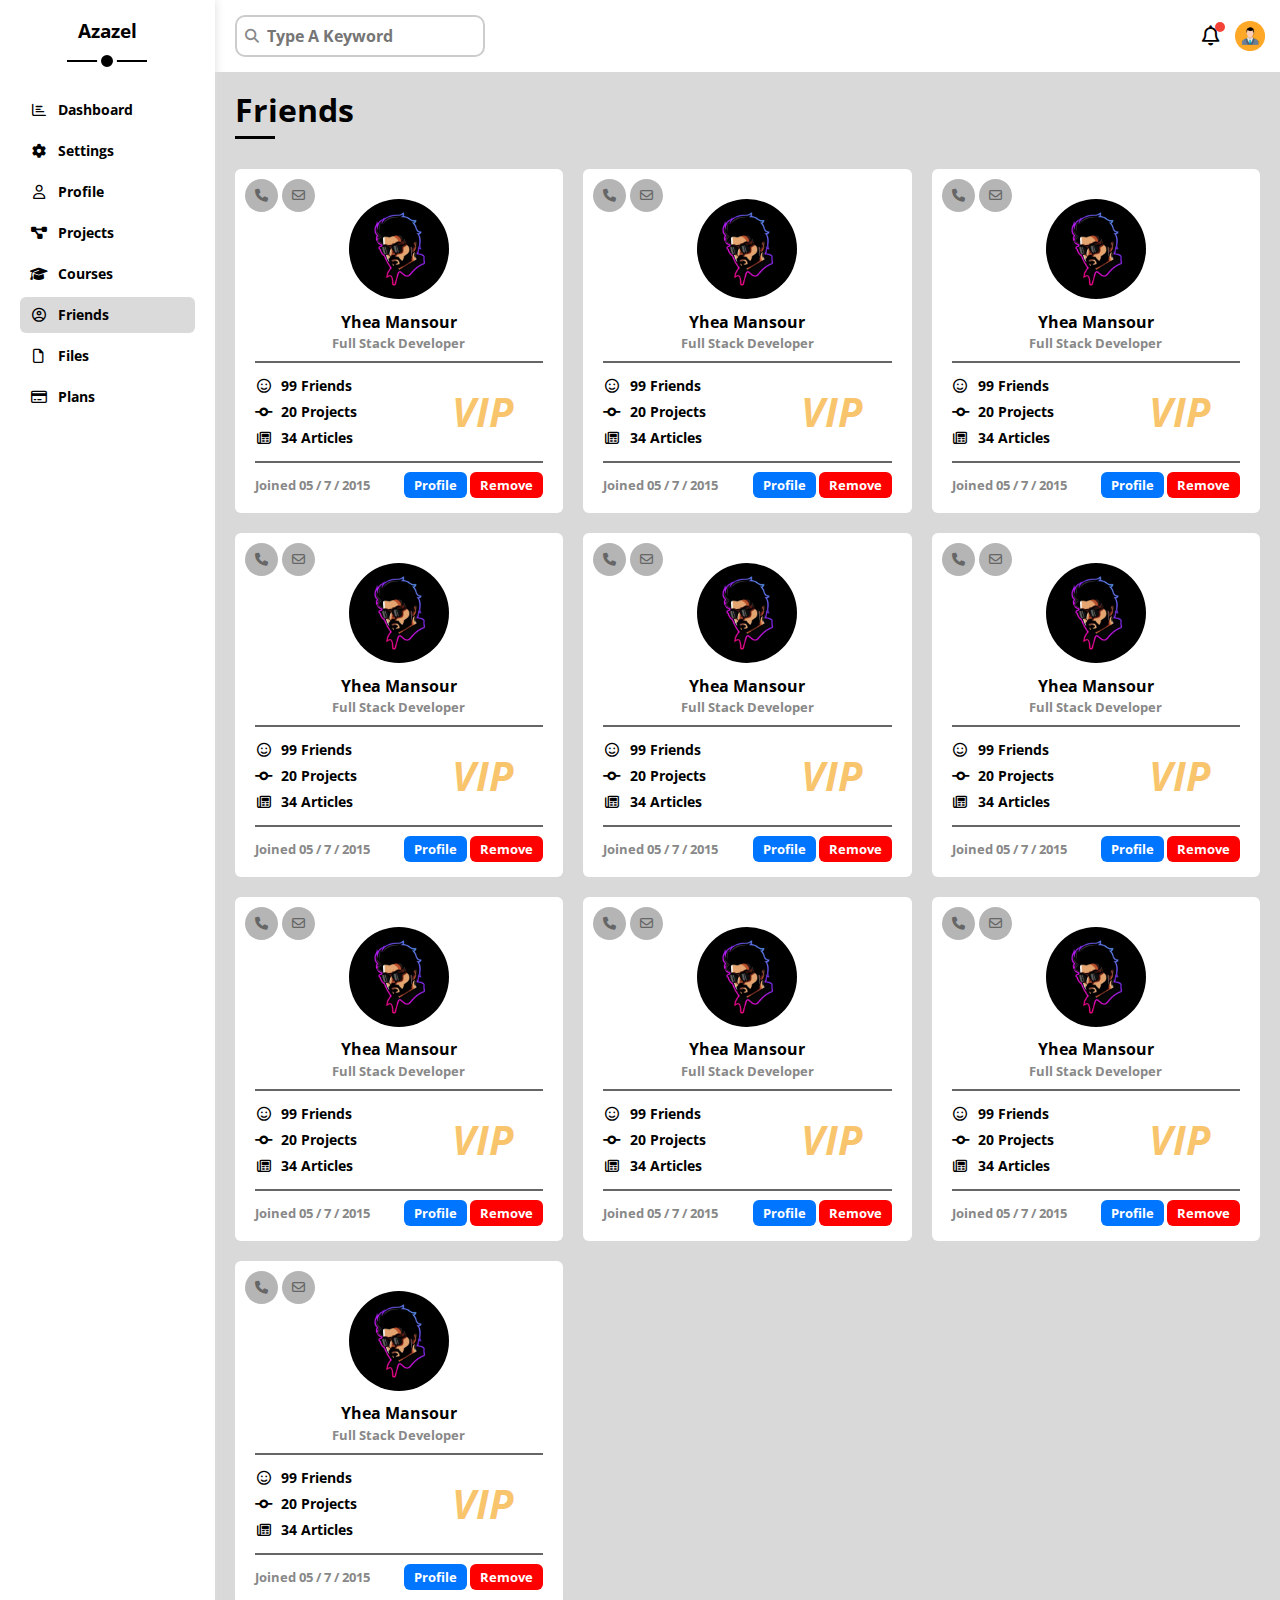
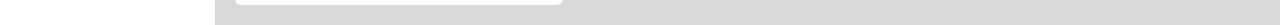
<file: friends.html>
<!DOCTYPE html>
<html lang="en">
  <head>
    <meta charset="UTF-8" />
    <meta http-equiv="X-UA-Compatible" content="IE=edge" />
    <meta name="viewport" content="width=device-width, initial-scale=1.0" />
    <link rel="stylesheet" href="./Css/all.min.css" />
    <link rel="stylesheet" href="./Css/framework.css" />
    <link rel="stylesheet" href="./Css/master-css.css" />
    <link rel="stylesheet" href="./Css/normalize.css" />
    <!-- Google Fonts -->
    <link rel="preconnect" href="https://fonts.googleapis.com" />
    <link rel="preconnect" href="https://fonts.gstatic.com" crossorigin />
    <link
      href="https://fonts.googleapis.com/css2?family=Open+Sans:wght@400;700&display=swap"
      rel="stylesheet"
    />
    <title>Friends</title>
  </head>
  <body>
    <div class="page d-flex">
      <div class="sidebar bg-white p-20 p-relative">
        <h3 class="p-relative txt-c mt-0">Azazel</h3>
        <ul>
          <li>
            <a
              class="d-flex align-center fs-14 c-black rad-6 p-10"
              href="index.html"
            >
              <i class="fa-regular fa-chart-bar fa-fw"></i>
              <span>Dashboard</span>
            </a>
          </li>
          <li>
            <a
              class="d-flex align-center fs-14 c-black rad-6 p-10"
              href="settings.html"
            >
              <i class="fa-solid fa-gear fa-fw"></i>
              <span>Settings</span>
            </a>
          </li>
          <li>
            <a
              class="d-flex align-center fs-14 c-black rad-6 p-10"
              href="profile.html"
            >
              <i class="fa-regular fa-user fa-fw"></i>
              <span>Profile</span>
            </a>
          </li>
          <li>
            <a
              class="d-flex align-center fs-14 c-black rad-6 p-10"
              href="projects.html"
            >
              <i class="fa-solid fa-diagram-project fa-fw"></i>
              <span>Projects</span>
            </a>
          </li>
          <li>
            <a
              class="d-flex align-center fs-14 c-black rad-6 p-10"
              href="courses.html"
            >
              <i class="fa-solid fa-graduation-cap fa-fw"></i>
              <span>Courses</span>
            </a>
          </li>
          <li>
            <a
              class="active d-flex align-center fs-14 c-black rad-6 p-10"
              href="friends.html"
            >
              <i class="fa-regular fa-circle-user fa-fw"></i>
              <span>Friends</span>
            </a>
          </li>
          <li>
            <a
              class="d-flex align-center fs-14 c-black rad-6 p-10"
              href="files.html"
            >
              <i class="fa-regular fa-file fa-fw"></i>
              <span>Files</span>
            </a>
          </li>
          <li>
            <a
              class="d-flex align-center fs-14 c-black rad-6 p-10"
              href="plans.html"
            >
              <i class="fa-regular fa-credit-card fa-fw"></i>
              <span>Plans</span>
            </a>
          </li>
        </ul>
      </div>
      <div class="content w-full">
        <!-- Start Head -->
        <div class="head bg-white p-15 between-flex">
          <div class="search p-relative">
            <input class="p-10" type="search" placeholder="Type A Keyword" />
          </div>
          <div class="icons d-flex align-center">
            <span class="notification p-relative">
              <i class="fa-regular fa-bell fa-lg"></i>
            </span>
            <img src="./imgs/user.png" alt="" />
          </div>
        </div>
        <!-- End Head -->
        <h1 class="p-relative">Friends</h1>
        <div class="friends-page d-grid m-20 gap-20">
            <div class="friend bg-white rad-6 p-20 p-relative">
                <div class="contact">
                    <i class="fa-solid fa-phone"></i>
                    <i class="fa-regular fa-envelope"></i>
                </div>
                <div class="txt-c">
                    <img class="rad-half mt-10 mb-10 w-100 h-100" src="./imgs/Team/team4.jpg" alt="">
                    <h4 class="m-0">Yhea Mansour</h4>
                    <p class="c-grey fs-13 mt-5 mb-0">Full Stack Developer</p>
                </div>
                <div class="icons fs-14 p-relative">
                    <div class="mb-10">
                        <i class="fa-regular fa-face-smile fa-fw"></i>
                        <span>99 Friends</span>
                    </div>
                    <div class="mb-10">
                        <i class="fa-solid fa-code-commit fa-fw"></i>
                        <span>20 Projects</span>
                    </div>
                    <div>
                        <i class="fa-regular fa-newspaper fa-fw"></i>
                        <span>34 Articles</span>
                    </div>
                    <span class="vip fw-bold c-orange">VIP</span>
                </div>
                <div class="info between-flex fs-13">
                    <span class="c-grey">Joined 05 / 7 / 2015</span>
                    <div>
                        <a class="bg-blue c-white btn-shape" href="profile.html">Profile</a>
                        <a class="bg-redd c-white btn-shape" href="#">Remove</a>
                    </div>
                </div>
            </div>
            <div class="friend bg-white rad-6 p-20 p-relative">
                <div class="contact">
                    <i class="fa-solid fa-phone"></i>
                    <i class="fa-regular fa-envelope"></i>
                </div>
                <div class="txt-c">
                    <img class="rad-half mt-10 mb-10 w-100 h-100" src="./imgs/Team/team4.jpg" alt="">
                    <h4 class="m-0">Yhea Mansour</h4>
                    <p class="c-grey fs-13 mt-5 mb-0">Full Stack Developer</p>
                </div>
                <div class="icons fs-14 p-relative">
                    <div class="mb-10">
                        <i class="fa-regular fa-face-smile fa-fw"></i>
                        <span>99 Friends</span>
                    </div>
                    <div class="mb-10">
                        <i class="fa-solid fa-code-commit fa-fw"></i>
                        <span>20 Projects</span>
                    </div>
                    <div>
                        <i class="fa-regular fa-newspaper fa-fw"></i>
                        <span>34 Articles</span>
                    </div>
                    <span class="vip fw-bold c-orange">VIP</span>
                </div>
                <div class="info between-flex fs-13">
                    <span class="c-grey">Joined 05 / 7 / 2015</span>
                    <div>
                        <a class="bg-blue c-white btn-shape" href="profile.html">Profile</a>
                        <a class="bg-redd c-white btn-shape" href="#">Remove</a>
                    </div>
                </div>
            </div>
            <div class="friend bg-white rad-6 p-20 p-relative">
                <div class="contact">
                    <i class="fa-solid fa-phone"></i>
                    <i class="fa-regular fa-envelope"></i>
                </div>
                <div class="txt-c">
                    <img class="rad-half mt-10 mb-10 w-100 h-100" src="./imgs/Team/team4.jpg" alt="">
                    <h4 class="m-0">Yhea Mansour</h4>
                    <p class="c-grey fs-13 mt-5 mb-0">Full Stack Developer</p>
                </div>
                <div class="icons fs-14 p-relative">
                    <div class="mb-10">
                        <i class="fa-regular fa-face-smile fa-fw"></i>
                        <span>99 Friends</span>
                    </div>
                    <div class="mb-10">
                        <i class="fa-solid fa-code-commit fa-fw"></i>
                        <span>20 Projects</span>
                    </div>
                    <div>
                        <i class="fa-regular fa-newspaper fa-fw"></i>
                        <span>34 Articles</span>
                    </div>
                    <span class="vip fw-bold c-orange">VIP</span>
                </div>
                <div class="info between-flex fs-13">
                    <span class="c-grey">Joined 05 / 7 / 2015</span>
                    <div>
                        <a class="bg-blue c-white btn-shape" href="profile.html">Profile</a>
                        <a class="bg-redd c-white btn-shape" href="#">Remove</a>
                    </div>
                </div>
            </div>
            <div class="friend bg-white rad-6 p-20 p-relative">
                <div class="contact">
                    <i class="fa-solid fa-phone"></i>
                    <i class="fa-regular fa-envelope"></i>
                </div>
                <div class="txt-c">
                    <img class="rad-half mt-10 mb-10 w-100 h-100" src="./imgs/Team/team4.jpg" alt="">
                    <h4 class="m-0">Yhea Mansour</h4>
                    <p class="c-grey fs-13 mt-5 mb-0">Full Stack Developer</p>
                </div>
                <div class="icons fs-14 p-relative">
                    <div class="mb-10">
                        <i class="fa-regular fa-face-smile fa-fw"></i>
                        <span>99 Friends</span>
                    </div>
                    <div class="mb-10">
                        <i class="fa-solid fa-code-commit fa-fw"></i>
                        <span>20 Projects</span>
                    </div>
                    <div>
                        <i class="fa-regular fa-newspaper fa-fw"></i>
                        <span>34 Articles</span>
                    </div>
                    <span class="vip fw-bold c-orange">VIP</span>
                </div>
                <div class="info between-flex fs-13">
                    <span class="c-grey">Joined 05 / 7 / 2015</span>
                    <div>
                        <a class="bg-blue c-white btn-shape" href="profile.html">Profile</a>
                        <a class="bg-redd c-white btn-shape" href="#">Remove</a>
                    </div>
                </div>
            </div>
            <div class="friend bg-white rad-6 p-20 p-relative">
                <div class="contact">
                    <i class="fa-solid fa-phone"></i>
                    <i class="fa-regular fa-envelope"></i>
                </div>
                <div class="txt-c">
                    <img class="rad-half mt-10 mb-10 w-100 h-100" src="./imgs/Team/team4.jpg" alt="">
                    <h4 class="m-0">Yhea Mansour</h4>
                    <p class="c-grey fs-13 mt-5 mb-0">Full Stack Developer</p>
                </div>
                <div class="icons fs-14 p-relative">
                    <div class="mb-10">
                        <i class="fa-regular fa-face-smile fa-fw"></i>
                        <span>99 Friends</span>
                    </div>
                    <div class="mb-10">
                        <i class="fa-solid fa-code-commit fa-fw"></i>
                        <span>20 Projects</span>
                    </div>
                    <div>
                        <i class="fa-regular fa-newspaper fa-fw"></i>
                        <span>34 Articles</span>
                    </div>
                    <span class="vip fw-bold c-orange">VIP</span>
                </div>
                <div class="info between-flex fs-13">
                    <span class="c-grey">Joined 05 / 7 / 2015</span>
                    <div>
                        <a class="bg-blue c-white btn-shape" href="profile.html">Profile</a>
                        <a class="bg-redd c-white btn-shape" href="#">Remove</a>
                    </div>
                </div>
            </div>
            <div class="friend bg-white rad-6 p-20 p-relative">
                <div class="contact">
                    <i class="fa-solid fa-phone"></i>
                    <i class="fa-regular fa-envelope"></i>
                </div>
                <div class="txt-c">
                    <img class="rad-half mt-10 mb-10 w-100 h-100" src="./imgs/Team/team4.jpg" alt="">
                    <h4 class="m-0">Yhea Mansour</h4>
                    <p class="c-grey fs-13 mt-5 mb-0">Full Stack Developer</p>
                </div>
                <div class="icons fs-14 p-relative">
                    <div class="mb-10">
                        <i class="fa-regular fa-face-smile fa-fw"></i>
                        <span>99 Friends</span>
                    </div>
                    <div class="mb-10">
                        <i class="fa-solid fa-code-commit fa-fw"></i>
                        <span>20 Projects</span>
                    </div>
                    <div>
                        <i class="fa-regular fa-newspaper fa-fw"></i>
                        <span>34 Articles</span>
                    </div>
                    <span class="vip fw-bold c-orange">VIP</span>
                </div>
                <div class="info between-flex fs-13">
                    <span class="c-grey">Joined 05 / 7 / 2015</span>
                    <div>
                        <a class="bg-blue c-white btn-shape" href="profile.html">Profile</a>
                        <a class="bg-redd c-white btn-shape" href="#">Remove</a>
                    </div>
                </div>
            </div>
            <div class="friend bg-white rad-6 p-20 p-relative">
                <div class="contact">
                    <i class="fa-solid fa-phone"></i>
                    <i class="fa-regular fa-envelope"></i>
                </div>
                <div class="txt-c">
                    <img class="rad-half mt-10 mb-10 w-100 h-100" src="./imgs/Team/team4.jpg" alt="">
                    <h4 class="m-0">Yhea Mansour</h4>
                    <p class="c-grey fs-13 mt-5 mb-0">Full Stack Developer</p>
                </div>
                <div class="icons fs-14 p-relative">
                    <div class="mb-10">
                        <i class="fa-regular fa-face-smile fa-fw"></i>
                        <span>99 Friends</span>
                    </div>
                    <div class="mb-10">
                        <i class="fa-solid fa-code-commit fa-fw"></i>
                        <span>20 Projects</span>
                    </div>
                    <div>
                        <i class="fa-regular fa-newspaper fa-fw"></i>
                        <span>34 Articles</span>
                    </div>
                    <span class="vip fw-bold c-orange">VIP</span>
                </div>
                <div class="info between-flex fs-13">
                    <span class="c-grey">Joined 05 / 7 / 2015</span>
                    <div>
                        <a class="bg-blue c-white btn-shape" href="profile.html">Profile</a>
                        <a class="bg-redd c-white btn-shape" href="#">Remove</a>
                    </div>
                </div>
            </div>
            <div class="friend bg-white rad-6 p-20 p-relative">
                <div class="contact">
                    <i class="fa-solid fa-phone"></i>
                    <i class="fa-regular fa-envelope"></i>
                </div>
                <div class="txt-c">
                    <img class="rad-half mt-10 mb-10 w-100 h-100" src="./imgs/Team/team4.jpg" alt="">
                    <h4 class="m-0">Yhea Mansour</h4>
                    <p class="c-grey fs-13 mt-5 mb-0">Full Stack Developer</p>
                </div>
                <div class="icons fs-14 p-relative">
                    <div class="mb-10">
                        <i class="fa-regular fa-face-smile fa-fw"></i>
                        <span>99 Friends</span>
                    </div>
                    <div class="mb-10">
                        <i class="fa-solid fa-code-commit fa-fw"></i>
                        <span>20 Projects</span>
                    </div>
                    <div>
                        <i class="fa-regular fa-newspaper fa-fw"></i>
                        <span>34 Articles</span>
                    </div>
                    <span class="vip fw-bold c-orange">VIP</span>
                </div>
                <div class="info between-flex fs-13">
                    <span class="c-grey">Joined 05 / 7 / 2015</span>
                    <div>
                        <a class="bg-blue c-white btn-shape" href="profile.html">Profile</a>
                        <a class="bg-redd c-white btn-shape" href="#">Remove</a>
                    </div>
                </div>
            </div>
            <div class="friend bg-white rad-6 p-20 p-relative">
                <div class="contact">
                    <i class="fa-solid fa-phone"></i>
                    <i class="fa-regular fa-envelope"></i>
                </div>
                <div class="txt-c">
                    <img class="rad-half mt-10 mb-10 w-100 h-100" src="./imgs/Team/team4.jpg" alt="">
                    <h4 class="m-0">Yhea Mansour</h4>
                    <p class="c-grey fs-13 mt-5 mb-0">Full Stack Developer</p>
                </div>
                <div class="icons fs-14 p-relative">
                    <div class="mb-10">
                        <i class="fa-regular fa-face-smile fa-fw"></i>
                        <span>99 Friends</span>
                    </div>
                    <div class="mb-10">
                        <i class="fa-solid fa-code-commit fa-fw"></i>
                        <span>20 Projects</span>
                    </div>
                    <div>
                        <i class="fa-regular fa-newspaper fa-fw"></i>
                        <span>34 Articles</span>
                    </div>
                    <span class="vip fw-bold c-orange">VIP</span>
                </div>
                <div class="info between-flex fs-13">
                    <span class="c-grey">Joined 05 / 7 / 2015</span>
                    <div>
                        <a class="bg-blue c-white btn-shape" href="profile.html">Profile</a>
                        <a class="bg-redd c-white btn-shape" href="#">Remove</a>
                    </div>
                </div>
            </div>
            <div class="friend bg-white rad-6 p-20 p-relative">
                <div class="contact">
                    <i class="fa-solid fa-phone"></i>
                    <i class="fa-regular fa-envelope"></i>
                </div>
                <div class="txt-c">
                    <img class="rad-half mt-10 mb-10 w-100 h-100" src="./imgs/Team/team4.jpg" alt="">
                    <h4 class="m-0">Yhea Mansour</h4>
                    <p class="c-grey fs-13 mt-5 mb-0">Full Stack Developer</p>
                </div>
                <div class="icons fs-14 p-relative">
                    <div class="mb-10">
                        <i class="fa-regular fa-face-smile fa-fw"></i>
                        <span>99 Friends</span>
                    </div>
                    <div class="mb-10">
                        <i class="fa-solid fa-code-commit fa-fw"></i>
                        <span>20 Projects</span>
                    </div>
                    <div>
                        <i class="fa-regular fa-newspaper fa-fw"></i>
                        <span>34 Articles</span>
                    </div>
                    <span class="vip fw-bold c-orange">VIP</span>
                </div>
                <div class="info between-flex fs-13">
                    <span class="c-grey">Joined 05 / 7 / 2015</span>
                    <div>
                        <a class="bg-blue c-white btn-shape" href="profile.html">Profile</a>
                        <a class="bg-redd c-white btn-shape" href="#">Remove</a>
                    </div>
                </div>
            </div>
        </div>
      </div>
    </div>
  </body>
</html>
</file>
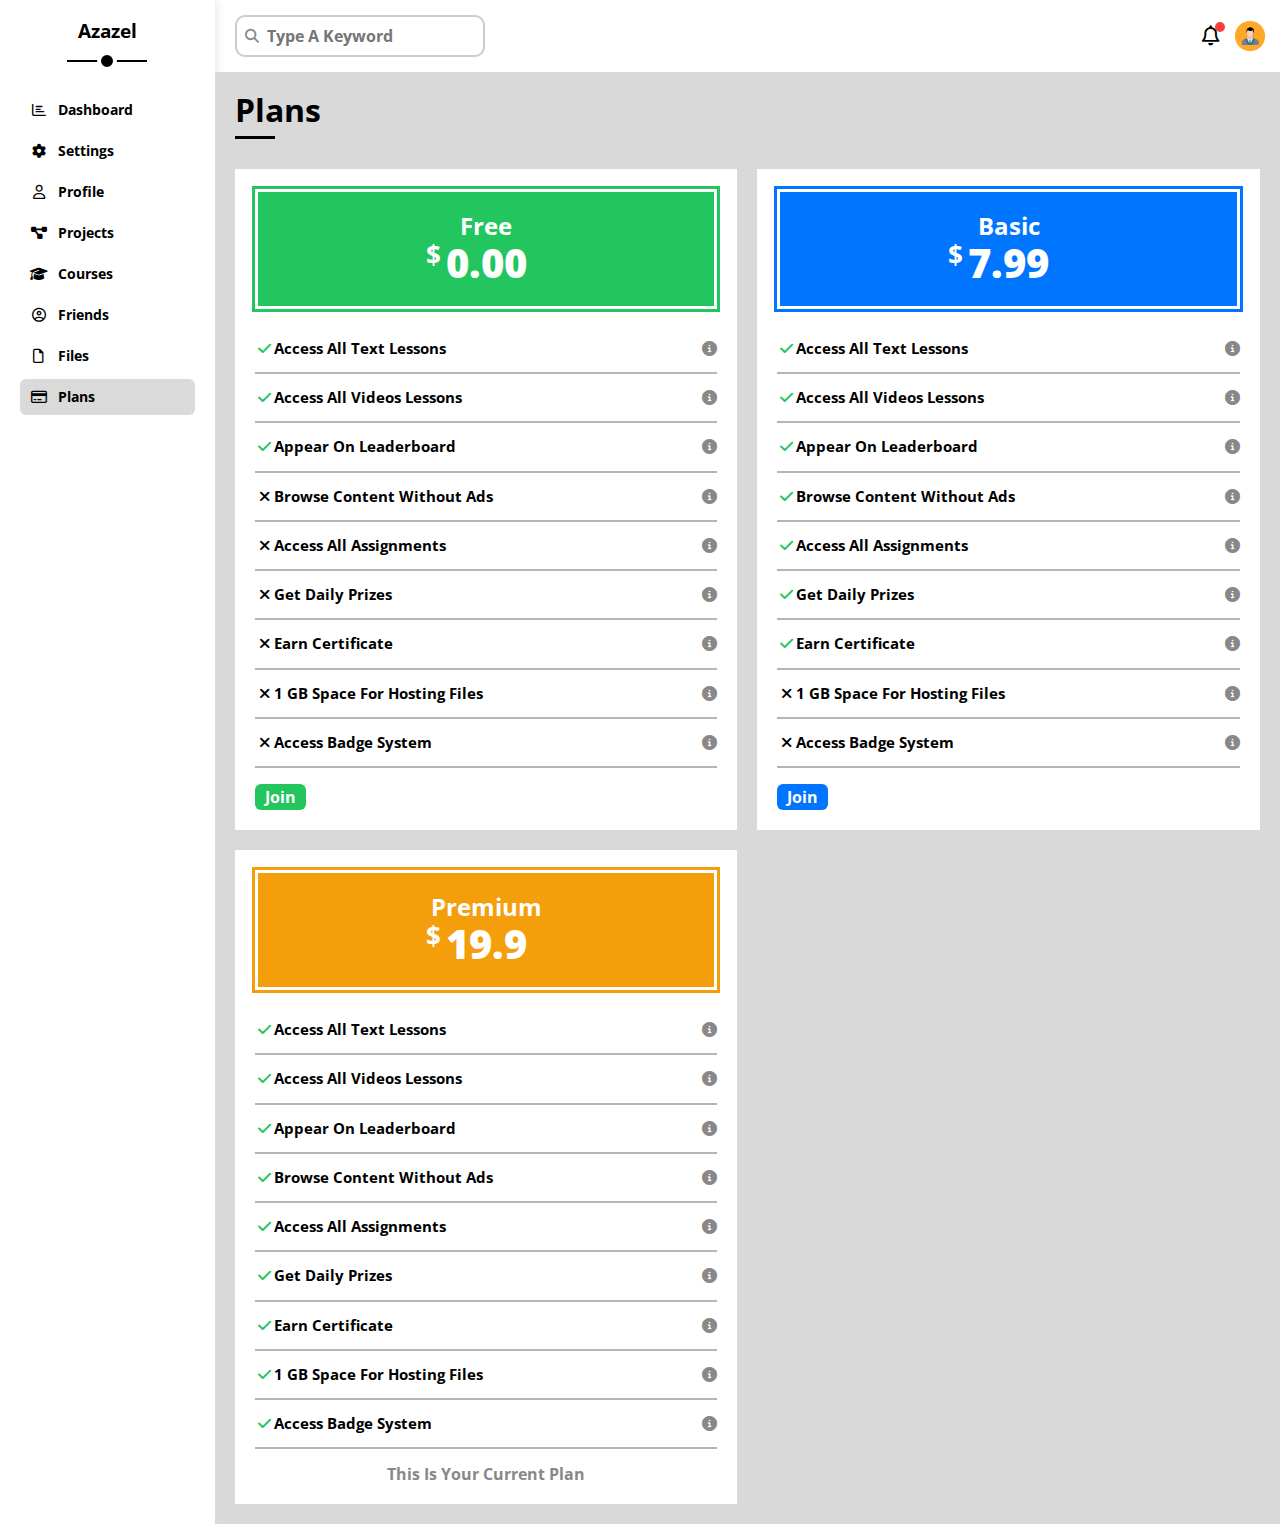
<file: plans.html>
<!DOCTYPE html>
<html lang="en">
  <head>
    <meta charset="UTF-8" />
    <meta http-equiv="X-UA-Compatible" content="IE=edge" />
    <meta name="viewport" content="width=device-width, initial-scale=1.0" />
    <link rel="stylesheet" href="./Css/all.min.css" />
    <link rel="stylesheet" href="./Css/framework.css" />
    <link rel="stylesheet" href="./Css/master-css.css" />
    <link rel="stylesheet" href="./Css/normalize.css" />
    <!-- Google Fonts -->
    <link rel="preconnect" href="https://fonts.googleapis.com" />
    <link rel="preconnect" href="https://fonts.gstatic.com" crossorigin />
    <link
      href="https://fonts.googleapis.com/css2?family=Open+Sans:wght@400;700&display=swap"
      rel="stylesheet"
    />
    <title>Plans</title>
  </head>
  <body>
    <div class="page d-flex">
      <div class="sidebar bg-white p-20 p-relative">
        <h3 class="p-relative txt-c mt-0">Azazel</h3>
        <ul>
          <li>
            <a
              class="d-flex align-center fs-14 c-black rad-6 p-10"
              href="index.html"
            >
              <i class="fa-regular fa-chart-bar fa-fw"></i>
              <span>Dashboard</span>
            </a>
          </li>
          <li>
            <a
              class="d-flex align-center fs-14 c-black rad-6 p-10"
              href="settings.html"
            >
              <i class="fa-solid fa-gear fa-fw"></i>
              <span>Settings</span>
            </a>
          </li>
          <li>
            <a
              class="d-flex align-center fs-14 c-black rad-6 p-10"
              href="profile.html"
            >
              <i class="fa-regular fa-user fa-fw"></i>
              <span>Profile</span>
            </a>
          </li>
          <li>
            <a
              class="d-flex align-center fs-14 c-black rad-6 p-10"
              href="projects.html"
            >
              <i class="fa-solid fa-diagram-project fa-fw"></i>
              <span>Projects</span>
            </a>
          </li>
          <li>
            <a
              class="d-flex align-center fs-14 c-black rad-6 p-10"
              href="courses.html"
            >
              <i class="fa-solid fa-graduation-cap fa-fw"></i>
              <span>Courses</span>
            </a>
          </li>
          <li>
            <a
              class="d-flex align-center fs-14 c-black rad-6 p-10"
              href="friends.html"
            >
              <i class="fa-regular fa-circle-user fa-fw"></i>
              <span>Friends</span>
            </a>
          </li>
          <li>
            <a
              class="d-flex align-center fs-14 c-black rad-6 p-10"
              href="files.html"
            >
              <i class="fa-regular fa-file fa-fw"></i>
              <span>Files</span>
            </a>
          </li>
          <li>
            <a
              class="active d-flex align-center fs-14 c-black rad-6 p-10"
              href="plans.html"
            >
              <i class="fa-regular fa-credit-card fa-fw"></i>
              <span>Plans</span>
            </a>
          </li>
        </ul>
      </div>
      <div class="content w-full">
        <!-- Start Head -->
        <div class="head bg-white p-15 between-flex">
          <div class="search p-relative">
            <input class="p-10" type="search" placeholder="Type A Keyword" />
          </div>
          <div class="icons d-flex align-center">
            <span class="notification p-relative">
              <i class="fa-regular fa-bell fa-lg"></i>
            </span>
            <img src="./imgs/user.png" alt="" />
          </div>
        </div>
        <!-- End Head -->
        <h1 class="p-relative">Plans</h1>
        <div class="plans-page d-grid m-20 gap-20">
            <div class="plan green bg-white p-20">
                <div class="top bg-green txt-c p-20">
                    <h2 class="m-0 c-white">Free</h2>
                    <div class="price c-white"><span>$</span>0.00</div>
                </div>
                <ul>
                    <li>
                        <i class="fa-solid fa-check fa-fw yes"></i>
                        <span>Access All Text Lessons</span>
                        <i class="fa-solid fa-circle-info help"></i>
                    </li>
                    <li>
                        <i class="fa-solid fa-check fa-fw yes"></i>
                        <span>Access All Videos Lessons</span>
                        <i class="fa-solid fa-circle-info help"></i>
                    </li>
                    <li>
                        <i class="fa-solid fa-check fa-fw yes"></i>
                        <span>Appear On Leaderboard</span>
                        <i class="fa-solid fa-circle-info help"></i>
                    </li>
                    <li>
                        <i class="fa-solid fa-xmark fa-fw"></i>
                        <span>Browse Content Without Ads</span>
                        <i class="fa-solid fa-circle-info help"></i>
                    </li>
                    <li>
                        <i class="fa-solid fa-xmark fa-fw"></i>
                        <span>Access All Assignments</span>
                        <i class="fa-solid fa-circle-info help"></i>
                    </li>
                    <li>
                        <i class="fa-solid fa-xmark fa-fw"></i>
                        <span>Get Daily Prizes</span>
                        <i class="fa-solid fa-circle-info help"></i>
                    </li>
                    <li>
                        <i class="fa-solid fa-xmark fa-fw"></i>
                        <span>Earn Certificate</span>
                        <i class="fa-solid fa-circle-info help"></i>
                    </li>
                    <li>
                        <i class="fa-solid fa-xmark fa-fw"></i>
                        <span>1 GB Space For Hosting Files</span>
                        <i class="fa-solid fa-circle-info help"></i>
                    </li>
                    <li>
                        <i class="fa-solid fa-xmark fa-fw"></i>
                        <span>Access Badge System</span>
                        <i class="fa-solid fa-circle-info help"></i>
                    </li>
                </ul>
                <a class="btn-shape bg-green c-white d-block w-fit" href="#">Join</a>
            </div>

            
            <div class="plan blue bg-white p-20">
                <div class="top bg-blue txt-c p-20">
                    <h2 class="m-0 c-white">Basic</h2>
                    <div class="price c-white"><span>$</span>7.99</div>
                </div>
                <ul>
                    <li>
                        <i class="fa-solid fa-check fa-fw yes"></i>
                        <span>Access All Text Lessons</span>
                        <i class="fa-solid fa-circle-info help"></i>
                    </li>
                    <li>
                        <i class="fa-solid fa-check fa-fw yes"></i>
                        <span>Access All Videos Lessons</span>
                        <i class="fa-solid fa-circle-info help"></i>
                    </li>
                    <li>
                        <i class="fa-solid fa-check fa-fw yes"></i>
                        <span>Appear On Leaderboard</span>
                        <i class="fa-solid fa-circle-info help"></i>
                    </li>
                    <li>
                        <i class="fa-solid fa-check fa-fw yes"></i>
                        <span>Browse Content Without Ads</span>
                        <i class="fa-solid fa-circle-info help"></i>
                    </li>
                    <li>
                        <i class="fa-solid fa-check fa-fw yes"></i>
                        <span>Access All Assignments</span>
                        <i class="fa-solid fa-circle-info help"></i>
                    </li>
                    <li>
                        <i class="fa-solid fa-check fa-fw yes"></i>
                        <span>Get Daily Prizes</span>
                        <i class="fa-solid fa-circle-info help"></i>
                    </li>
                    <li>
                        <i class="fa-solid fa-check fa-fw yes"></i>
                        <span>Earn Certificate</span>
                        <i class="fa-solid fa-circle-info help"></i>
                    </li>
                    <li>
                        <i class="fa-solid fa-xmark fa-fw"></i>
                        <span>1 GB Space For Hosting Files</span>
                        <i class="fa-solid fa-circle-info help"></i>
                    </li>
                    <li>
                        <i class="fa-solid fa-xmark fa-fw"></i>
                        <span>Access Badge System</span>
                        <i class="fa-solid fa-circle-info help"></i>
                    </li>
                </ul>
                <a class="btn-shape bg-blue c-white d-block w-fit" href="#">Join</a>
            </div>

            <div class="plan orange bg-white p-20">
                <div class="top bg-orange txt-c p-20">
                    <h2 class="m-0 c-white">Premium</h2>
                    <div class="price c-white"><span>$</span>19.9</div>
                </div>
                <ul>
                    <li>
                        <i class="fa-solid fa-check fa-fw yes"></i>
                        <span>Access All Text Lessons</span>
                        <i class="fa-solid fa-circle-info help"></i>
                    </li>
                    <li>
                        <i class="fa-solid fa-check fa-fw yes"></i>
                        <span>Access All Videos Lessons</span>
                        <i class="fa-solid fa-circle-info help"></i>
                    </li>
                    <li>
                        <i class="fa-solid fa-check fa-fw yes"></i>
                        <span>Appear On Leaderboard</span>
                        <i class="fa-solid fa-circle-info help"></i>
                    </li>
                    <li>
                        <i class="fa-solid fa-check fa-fw yes"></i>
                        <span>Browse Content Without Ads</span>
                        <i class="fa-solid fa-circle-info help"></i>
                    </li>
                    <li>
                        <i class="fa-solid fa-check fa-fw yes"></i>
                        <span>Access All Assignments</span>
                        <i class="fa-solid fa-circle-info help"></i>
                    </li>
                    <li>
                        <i class="fa-solid fa-check fa-fw yes"></i>
                        <span>Get Daily Prizes</span>
                        <i class="fa-solid fa-circle-info help"></i>
                    </li>
                    <li>
                        <i class="fa-solid fa-check fa-fw yes"></i>
                        <span>Earn Certificate</span>
                        <i class="fa-solid fa-circle-info help"></i>
                    </li>
                    <li>
                        <i class="fa-solid fa-check fa-fw yes"></i>
                        <span>1 GB Space For Hosting Files</span>
                        <i class="fa-solid fa-circle-info help"></i>
                    </li>
                    <li>
                        <i class="fa-solid fa-check fa-fw yes"></i>
                        <span>Access Badge System</span>
                        <i class="fa-solid fa-circle-info help"></i>
                    </li>
                </ul>
                <p class="c-grey m-0 txt-c">This Is Your Current Plan</p>
            </div>
        </div>
      </div>
    </div>
  </body>
</html>
</file>
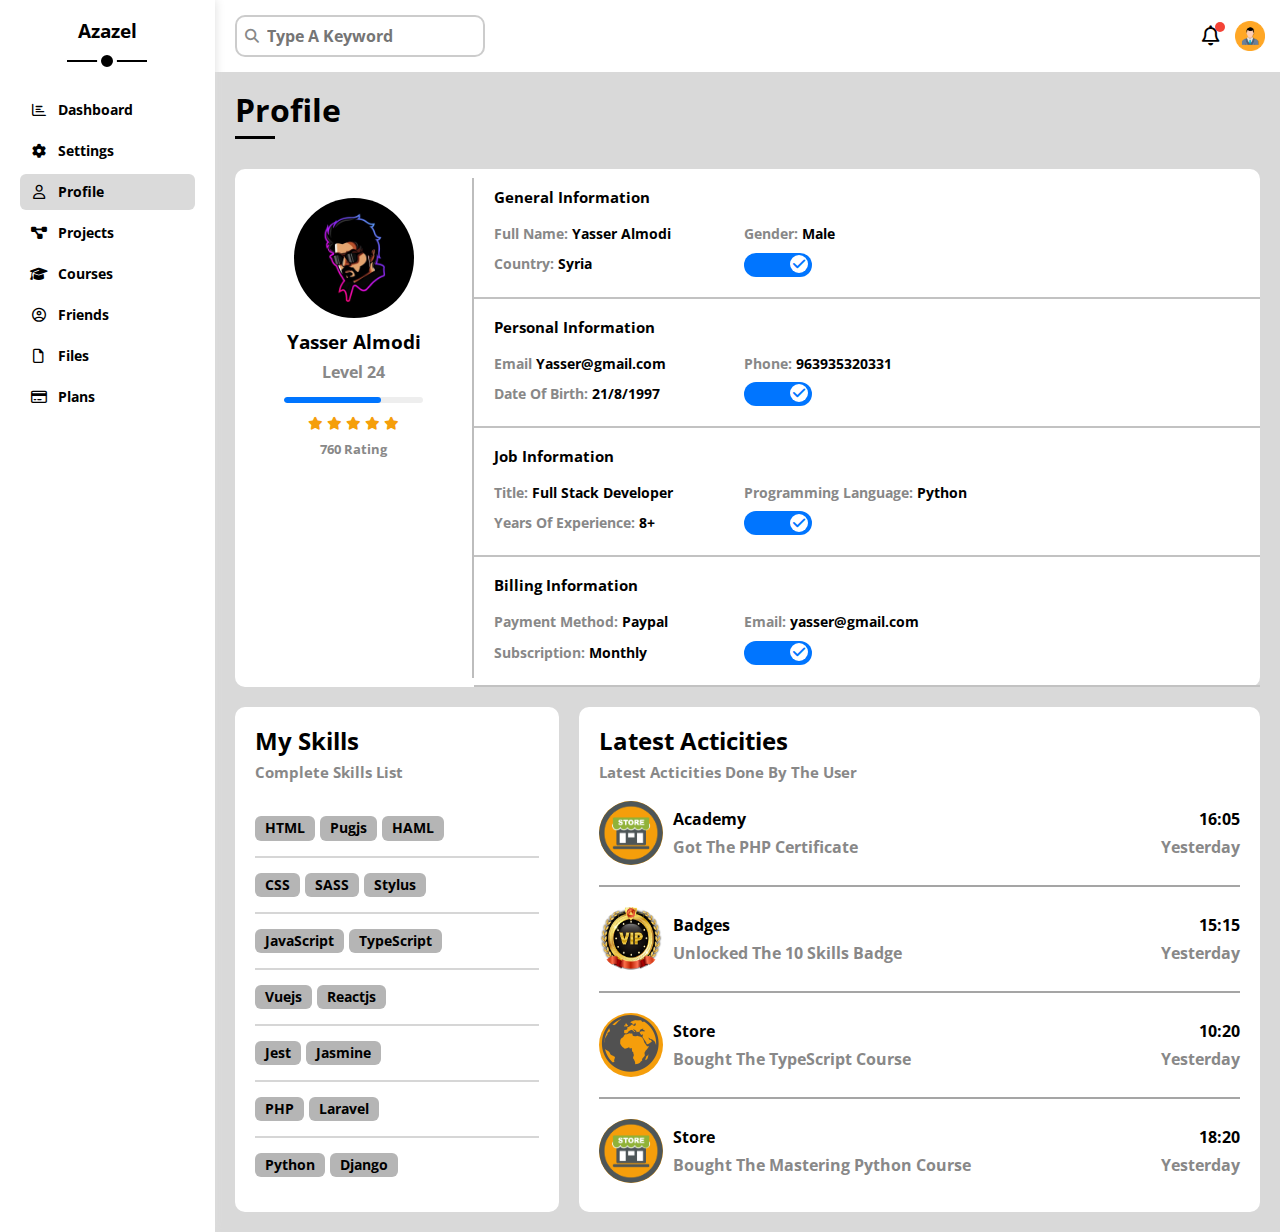
<file: profile.html>
<!DOCTYPE html>
<html lang="en">
  <head>
    <meta charset="UTF-8" />
    <meta http-equiv="X-UA-Compatible" content="IE=edge" />
    <meta name="viewport" content="width=device-width, initial-scale=1.0" />
    <link rel="stylesheet" href="./Css/all.min.css" />
    <link rel="stylesheet" href="./Css/framework.css" />
    <link rel="stylesheet" href="./Css/master-css.css" />
    <link rel="stylesheet" href="./Css/normalize.css" />
    <!-- Google Fonts -->
    <link rel="preconnect" href="https://fonts.googleapis.com" />
    <link rel="preconnect" href="https://fonts.gstatic.com" crossorigin />
    <link
      href="https://fonts.googleapis.com/css2?family=Open+Sans:wght@400;700&display=swap"
      rel="stylesheet"
    />
    <title>Profile</title>
  </head>
  <body>
    <div class="page d-flex">
      <div class="sidebar bg-white p-20 p-relative">
        <h3 class="p-relative txt-c mt-0">Azazel</h3>
        <ul>
          <li>
            <a
              class="d-flex align-center fs-14 c-black rad-6 p-10"
              href="index.html"
            >
              <i class="fa-regular fa-chart-bar fa-fw"></i>
              <span>Dashboard</span>
            </a>
          </li>
          <li>
            <a
              class="d-flex align-center fs-14 c-black rad-6 p-10"
              href="settings.html"
            >
              <i class="fa-solid fa-gear fa-fw"></i>
              <span>Settings</span>
            </a>
          </li>
          <li>
            <a
              class="active d-flex align-center fs-14 c-black rad-6 p-10"
              href="profile.html"
            >
              <i class="fa-regular fa-user fa-fw"></i>
              <span>Profile</span>
            </a>
          </li>
          <li>
            <a
              class=" d-flex align-center fs-14 c-black rad-6 p-10"
              href="projects.html"
            >
              <i class="fa-solid fa-diagram-project fa-fw"></i>
              <span>Projects</span>
            </a>
          </li>
          <li>
            <a
              class="d-flex align-center fs-14 c-black rad-6 p-10"
              href="courses.html"
            >
              <i class="fa-solid fa-graduation-cap fa-fw"></i>
              <span>Courses</span>
            </a>
          </li>
          <li>
            <a
              class="d-flex align-center fs-14 c-black rad-6 p-10"
              href="friends.html"
            >
              <i class="fa-regular fa-circle-user fa-fw"></i>
              <span>Friends</span>
            </a>
          </li>
          <li>
            <a
              class="d-flex align-center fs-14 c-black rad-6 p-10"
              href="files.html"
            >
              <i class="fa-regular fa-file fa-fw"></i>
              <span>Files</span>
            </a>
          </li>
          <li>
            <a
              class="d-flex align-center fs-14 c-black rad-6 p-10"
              href="plans.html"
            >
              <i class="fa-regular fa-credit-card fa-fw"></i>
              <span>Plans</span>
            </a>
          </li>
        </ul>
      </div>
      <div class="content w-full">
        <!-- Start Head -->
        <div class="head bg-white p-15 between-flex">
          <div class="search p-relative">
            <input class="p-10" type="search" placeholder="Type A Keyword" />
          </div>
          <div class="icons d-flex align-center">
            <span class="notification p-relative">
              <i class="fa-regular fa-bell fa-lg"></i>
            </span>
            <img src="./imgs/user.png" alt="" />
          </div>
        </div>
        <!-- End Head -->
        <h1 class="p-relative">Profile</h1>
        <div class="profile-page m-20">
          <!-- Start overview -->
          <div class="overview bg-white rad-10 d-flex align-center">
            <div class="avatar-box txt-c p-20">
              <img class="mb-10 rad-half" src="./imgs/avatar.jpg" alt="" />
              <h3 class="m-0">Yasser Almodi</h3>
              <p class="c-grey mt-10">Level 24</p>
              <div class="level rad-6 bg-eee p-relative">
                <span style="width: 70%"></span>
              </div>
              <div class="rating mt-10 mb-10">
                <i class="fa-solid fa-star c-orange fs-13"></i>
                <i class="fa-solid fa-star c-orange fs-13"></i>
                <i class="fa-solid fa-star c-orange fs-13"></i>
                <i class="fa-solid fa-star c-orange fs-13"></i>
                <i class="fa-solid fa-star c-orange fs-13"></i>
              </div>
              <p class="c-grey m-0 fs-13">760 Rating</p>
            </div>
            <div class="info-box w-full txt-c-mobile">
              <!-- Start Information Row -->
              <div class="box p-20 d-flex align-center">
                <h4 class="fs-15 m-0 w-full fw-bold pb-10">
                  General Information
                </h4>
                <div class="fs-14">
                  <span class="c-grey">Full Name:</span>
                  <span class="fw-bold">Yasser Almodi</span>
                </div>
                <div class="fs-14">
                  <span class="c-grey">Gender:</span>
                  <span class="fw-bold">Male</span>
                </div>
                <div class="fs-14">
                  <span class="c-grey">Country:</span>
                  <span class="fw-bold">Syria</span>
                </div>
                <div class="fs-14">
                  <label>
                    <input class="toggle-checkbox" type="checkbox" checked />
                    <div class="toggle-switch"></div>
                  </label>
                </div>
              </div>
              <!-- End Information Row -->
              <!-- Start Information Row -->
              <div class="box p-20 d-flex align-center">
                <h4 class="fs-15 m-0 w-full fw-bold pb-10">
                  Personal Information
                </h4>
                <div class="fs-14">
                  <span class="c-grey">Email</span>
                  <span class="fw-bold">Yasser@gmail.com</span>
                </div>
                <div class="fs-14">
                  <span class="c-grey">Phone:</span>
                  <span class="fw-bold">963935320331</span>
                </div>
                <div class="fs-14">
                  <span class="c-grey">Date Of Birth:</span>
                  <span class="fw-bold">21/8/1997</span>
                </div>
                <div class="fs-14">
                  <label>
                    <input class="toggle-checkbox" type="checkbox" checked />
                    <div class="toggle-switch"></div>
                  </label>
                </div>
              </div>
              <!-- End Information Row -->
              <!-- Start Information Row -->
              <div class="box p-20 d-flex align-center">
                <h4 class="fs-15 m-0 w-full fw-bold pb-10">Job Information</h4>
                <div class="fs-14">
                  <span class="c-grey">Title:</span>
                  <span class="fw-bold">Full Stack Developer</span>
                </div>
                <div class="fs-14">
                  <span class="c-grey">Programming Language:</span>
                  <span class="fw-bold">Python</span>
                </div>
                <div class="fs-14">
                  <span class="c-grey">Years Of Experience:</span>
                  <span class="fw-bold">8+</span>
                </div>
                <div class="fs-14">
                  <label>
                    <input class="toggle-checkbox" type="checkbox" checked />
                    <div class="toggle-switch"></div>
                  </label>
                </div>
              </div>
              <!-- End Information Row -->
              <!-- Start Information Row -->
              <div class="box p-20 d-flex align-center">
                <h4 class="fs-15 m-0 w-full fw-bold pb-10">
                  Billing Information
                </h4>
                <div class="fs-14">
                  <span class="c-grey">Payment Method:</span>
                  <span class="fw-bold">Paypal</span>
                </div>
                <div class="fs-14">
                  <span class="c-grey">Email:</span>
                  <span class="fw-bold">yasser@gmail.com</span>
                </div>
                <div class="fs-14">
                  <span class="c-grey">Subscription:</span>
                  <span class="fw-bold">Monthly</span>
                </div>
                <div class="fs-14">
                  <label>
                    <input class="toggle-checkbox" type="checkbox" checked />
                    <div class="toggle-switch"></div>
                  </label>
                </div>
              </div>
              <!-- End Information Row -->
            </div>
          </div>
          <!-- End overview -->
          <!-- Start Other Data -->
          <div class="other-data d-flex gap-20">
            <div class="skills-card p-20 bg-white rad-10 mt-20">
              <h2 class="mt-0 mb-10">My Skills</h2>
              <p class="mt-0 mb-20 c-grey fs-15">Complete Skills List</p>
              <ul class="m-0 txt-c-mobile">
                <li><span>HTML</span><span>Pugjs</span><span>HAML</span></li>
                <li><span>CSS</span><span>SASS</span><span>Stylus</span></li>
                <li><span>JavaScript</span><span>TypeScript</span></li>
                <li><span>Vuejs</span><span>Reactjs</span></li>
                <li><span>Jest</span><span>Jasmine</span></li>
                <li><span>PHP</span><span>Laravel</span></li>
                <li><span>Python</span><span>Django</span></li>
              </ul>
            </div>
            <div class="activities p-20 bg-white rad-10 mt-20">
              <h2 class="mt-0 mb-10">Latest Acticities</h2>
              <p class="mt-0 mb-20 c-grey fs-15">
                Latest Acticities Done By The User
              </p>
              <div class="activity d-flex align-center txt-c-mobile">
                <img class="bg-orange" src="./imgs/activity1.png" alt="" />
                <div class="info">
                  <span class="d-block mb-10">Academy</span>
                  <span class="c-grey">Got The PHP Certificate</span>
                </div>
                <div class="date">
                  <span class="d-block mb-10">16:05</span>
                  <span class="c-grey">Yesterday</span>
                </div>
              </div>
              <div class="activity d-flex align-center txt-c-mobile">
                <img src="./imgs/avtivity2.png" alt="" />
                <div class="info">
                  <span class="d-block mb-10">Badges</span>
                  <span class="c-grey">Unlocked The 10 Skills Badge</span>
                </div>
                <div class="date">
                  <span class="d-block mb-10">15:15</span>
                  <span class="c-grey">Yesterday</span>
                </div>
              </div>
              <div class="activity d-flex align-center txt-c-mobile">
                <img class="bg-orange" src="./imgs/activity3.png" alt="" />
                <div class="info">
                  <span class="d-block mb-10">Store</span>
                  <span class="c-grey">Bought The TypeScript Course</span>
                </div>
                <div class="date">
                  <span class="d-block mb-10">10:20</span>
                  <span class="c-grey">Yesterday</span>
                </div>
              </div>
              <div class="activity d-flex align-center txt-c-mobile">
                <img class="bg-orange" src="./imgs/activity1.png" alt="" />
                <div class="info">
                  <span class="d-block mb-10">Store</span>
                  <span class="c-grey">Bought The Mastering Python Course</span>
                </div>
                <div class="date">
                  <span class="d-block mb-10">18:20</span>
                  <span class="c-grey">Yesterday</span>
                </div>
              </div>
            </div>
          </div>
          <!-- End Other Data -->
        </div>
      </div>
    </div>
  </body>
</html>
</file>
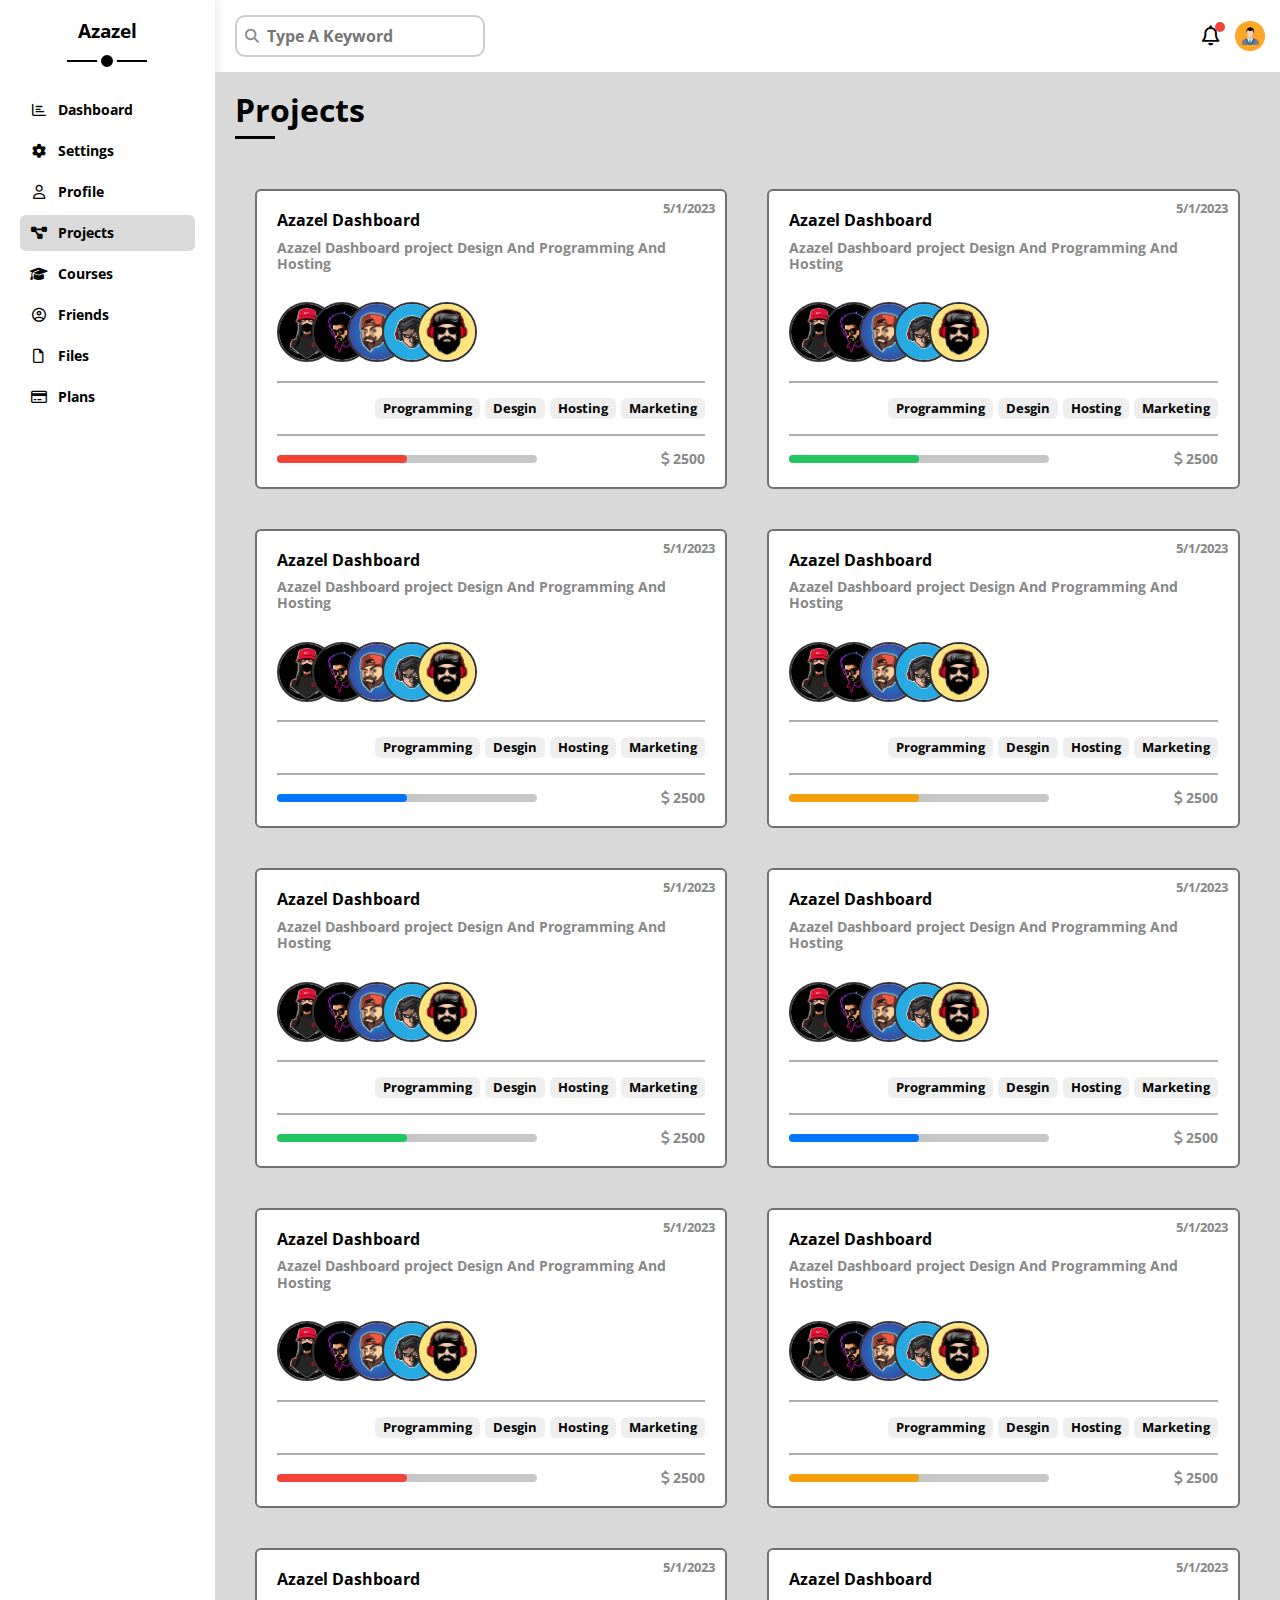
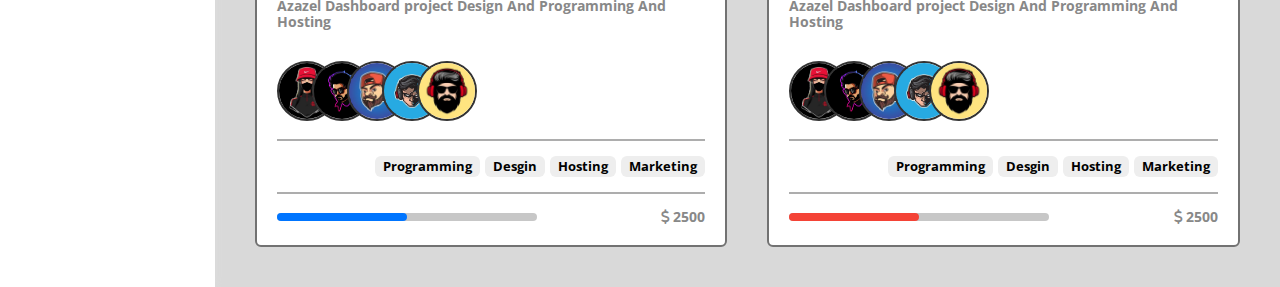
<file: projects.html>
<!DOCTYPE html>
<html lang="en">
  <head>
    <meta charset="UTF-8" />
    <meta http-equiv="X-UA-Compatible" content="IE=edge" />
    <meta name="viewport" content="width=device-width, initial-scale=1.0" />
    <link rel="stylesheet" href="./Css/all.min.css" />
    <link rel="stylesheet" href="./Css/framework.css" />
    <link rel="stylesheet" href="./Css/master-css.css" />
    <link rel="stylesheet" href="./Css/normalize.css" />
    <!-- Google Fonts -->
    <link rel="preconnect" href="https://fonts.googleapis.com" />
    <link rel="preconnect" href="https://fonts.gstatic.com" crossorigin />
    <link
      href="https://fonts.googleapis.com/css2?family=Open+Sans:wght@400;700&display=swap"
      rel="stylesheet"
    />
    <title>Projects</title>
  </head>
  <body>
    <div class="page d-flex">
      <div class="sidebar bg-white p-20 p-relative">
        <h3 class="p-relative txt-c mt-0">Azazel</h3>
        <ul>
          <li>
            <a
              class="d-flex align-center fs-14 c-black rad-6 p-10"
              href="index.html"
            >
              <i class="fa-regular fa-chart-bar fa-fw"></i>
              <span>Dashboard</span>
            </a>
          </li>
          <li>
            <a
              class="d-flex align-center fs-14 c-black rad-6 p-10"
              href="settings.html"
            >
              <i class="fa-solid fa-gear fa-fw"></i>
              <span>Settings</span>
            </a>
          </li>
          <li>
            <a
              class="d-flex align-center fs-14 c-black rad-6 p-10"
              href="profile.html"
            >
              <i class="fa-regular fa-user fa-fw"></i>
              <span>Profile</span>
            </a>
          </li>
          <li>
            <a
              class="active d-flex align-center fs-14 c-black rad-6 p-10"
              href="projects.html"
            >
              <i class="fa-solid fa-diagram-project fa-fw"></i>
              <span>Projects</span>
            </a>
          </li>
          <li>
            <a
              class="d-flex align-center fs-14 c-black rad-6 p-10"
              href="courses.html"
            >
              <i class="fa-solid fa-graduation-cap fa-fw"></i>
              <span>Courses</span>
            </a>
          </li>
          <li>
            <a
              class="d-flex align-center fs-14 c-black rad-6 p-10"
              href="friends.html"
            >
              <i class="fa-regular fa-circle-user fa-fw"></i>
              <span>Friends</span>
            </a>
          </li>
          <li>
            <a
              class="d-flex align-center fs-14 c-black rad-6 p-10"
              href="files.html"
            >
              <i class="fa-regular fa-file fa-fw"></i>
              <span>Files</span>
            </a>
          </li>
          <li>
            <a
              class="d-flex align-center fs-14 c-black rad-6 p-10"
              href="plans.html"
            >
              <i class="fa-regular fa-credit-card fa-fw"></i>
              <span>Plans</span>
            </a>
          </li>
        </ul>
      </div>
      <div class="content w-full">
        <!-- Start Head -->
        <div class="head bg-white p-15 between-flex">
          <div class="search p-relative">
            <input class="p-10" type="search" placeholder="Type A Keyword" />
          </div>
          <div class="icons d-flex align-center">
            <span class="notification p-relative">
              <i class="fa-regular fa-bell fa-lg"></i>
            </span>
            <img src="./imgs/user.png" alt="" />
          </div>
        </div>
        <!-- End Head -->
        <h1 class="p-relative">Projects</h1>
        <div class="projects-page d-grid m-20 gap-10">

          <div class="project bg-white p-20 rad-6 p-relative">
            <span class="date fs-13 c-grey">5/1/2023</span>
            <h4 class="m-0">Azazel Dashboard</h4>
            <p class="c-grey mt-10 fs-14">
              Azazel Dashboard project Design And Programming And Hosting
            </p>
            <div class="team">
              <a href=""><img src="./imgs/Team/team2.jpg" alt="" /></a>
              <a href=""><img src="./imgs/Team/team4.jpg" alt="" /></a>
              <a href=""><img src="./imgs/Team/team5.jpg" alt="" /></a>
              <a href=""><img src="./imgs/Team/team6.jpg" alt="" /></a>
              <a href=""><img src="./imgs/Team/team7.jpg" alt="" /></a>
            </div>
            <div class="do d-flex">
              <span class="fs-13 rad-6 bg-eee">Programming</span>
              <span class="fs-13 rad-6 bg-eee">Desgin</span>
              <span class="fs-13 rad-6 bg-eee">Hosting</span>
              <span class="fs-13 rad-6 bg-eee">Marketing</span>
            </div>
            <div class="info between-flex">
              <div class="prog">
                <span class="bg-red" style="width: 50%;"></span>
              </div>
              <div class="fs-14 c-grey">
                <i class="fa-solid fa-dollar-sign"></i>
                2500
              </div>
            </div>
          </div>
          

          <div class="project bg-white p-20 rad-6 p-relative">
            <span class="date fs-13 c-grey">5/1/2023</span>
            <h4 class="m-0">Azazel Dashboard</h4>
            <p class="c-grey mt-10 fs-14">
              Azazel Dashboard project Design And Programming And Hosting
            </p>
            <div class="team">
              <a href=""><img src="./imgs/Team/team2.jpg" alt="" /></a>
              <a href=""><img src="./imgs/Team/team4.jpg" alt="" /></a>
              <a href=""><img src="./imgs/Team/team5.jpg" alt="" /></a>
              <a href=""><img src="./imgs/Team/team6.jpg" alt="" /></a>
              <a href=""><img src="./imgs/Team/team7.jpg" alt="" /></a>
            </div>
            <div class="do d-flex">
              <span class="fs-13 rad-6 bg-eee">Programming</span>
              <span class="fs-13 rad-6 bg-eee">Desgin</span>
              <span class="fs-13 rad-6 bg-eee">Hosting</span>
              <span class="fs-13 rad-6 bg-eee">Marketing</span>
            </div>
            <div class="info between-flex">
              <div class="prog">
                <span class="bg-green" style="width: 50%;"></span>
              </div>
              <div class="fs-14 c-grey">
                <i class="fa-solid fa-dollar-sign"></i>
                2500
              </div>
            </div>
          </div>

          <div class="project bg-white p-20 rad-6 p-relative">
            <span class="date fs-13 c-grey">5/1/2023</span>
            <h4 class="m-0">Azazel Dashboard</h4>
            <p class="c-grey mt-10 fs-14">
              Azazel Dashboard project Design And Programming And Hosting
            </p>
            <div class="team">
              <a href=""><img src="./imgs/Team/team2.jpg" alt="" /></a>
              <a href=""><img src="./imgs/Team/team4.jpg" alt="" /></a>
              <a href=""><img src="./imgs/Team/team5.jpg" alt="" /></a>
              <a href=""><img src="./imgs/Team/team6.jpg" alt="" /></a>
              <a href=""><img src="./imgs/Team/team7.jpg" alt="" /></a>
            </div>
            <div class="do d-flex">
              <span class="fs-13 rad-6 bg-eee">Programming</span>
              <span class="fs-13 rad-6 bg-eee">Desgin</span>
              <span class="fs-13 rad-6 bg-eee">Hosting</span>
              <span class="fs-13 rad-6 bg-eee">Marketing</span>
            </div>
            <div class="info between-flex">
              <div class="prog">
                <span class="bg-blue" style="width: 50%;"></span>
              </div>
              <div class="fs-14 c-grey">
                <i class="fa-solid fa-dollar-sign"></i>
                2500
              </div>
            </div>
          </div>

          <div class="project bg-white p-20 rad-6 p-relative">
            <span class="date fs-13 c-grey">5/1/2023</span>
            <h4 class="m-0">Azazel Dashboard</h4>
            <p class="c-grey mt-10 fs-14">
              Azazel Dashboard project Design And Programming And Hosting
            </p>
            <div class="team">
              <a href=""><img src="./imgs/Team/team2.jpg" alt="" /></a>
              <a href=""><img src="./imgs/Team/team4.jpg" alt="" /></a>
              <a href=""><img src="./imgs/Team/team5.jpg" alt="" /></a>
              <a href=""><img src="./imgs/Team/team6.jpg" alt="" /></a>
              <a href=""><img src="./imgs/Team/team7.jpg" alt="" /></a>
            </div>
            <div class="do d-flex">
              <span class="fs-13 rad-6 bg-eee">Programming</span>
              <span class="fs-13 rad-6 bg-eee">Desgin</span>
              <span class="fs-13 rad-6 bg-eee">Hosting</span>
              <span class="fs-13 rad-6 bg-eee">Marketing</span>
            </div>
            <div class="info between-flex">
              <div class="prog">
                <span class="bg-orange" style="width: 50%;"></span>
              </div>
              <div class="fs-14 c-grey">
                <i class="fa-solid fa-dollar-sign"></i>
                2500
              </div>
            </div>
          </div>

          <div class="project bg-white p-20 rad-6 p-relative">
            <span class="date fs-13 c-grey">5/1/2023</span>
            <h4 class="m-0">Azazel Dashboard</h4>
            <p class="c-grey mt-10 fs-14">
              Azazel Dashboard project Design And Programming And Hosting
            </p>
            <div class="team">
              <a href=""><img src="./imgs/Team/team2.jpg" alt="" /></a>
              <a href=""><img src="./imgs/Team/team4.jpg" alt="" /></a>
              <a href=""><img src="./imgs/Team/team5.jpg" alt="" /></a>
              <a href=""><img src="./imgs/Team/team6.jpg" alt="" /></a>
              <a href=""><img src="./imgs/Team/team7.jpg" alt="" /></a>
            </div>
            <div class="do d-flex">
              <span class="fs-13 rad-6 bg-eee">Programming</span>
              <span class="fs-13 rad-6 bg-eee">Desgin</span>
              <span class="fs-13 rad-6 bg-eee">Hosting</span>
              <span class="fs-13 rad-6 bg-eee">Marketing</span>
            </div>
            <div class="info between-flex">
              <div class="prog">
                <span class="bg-green" style="width: 50%;"></span>
              </div>
              <div class="fs-14 c-grey">
                <i class="fa-solid fa-dollar-sign"></i>
                2500
              </div>
            </div>
          </div>

          <div class="project bg-white p-20 rad-6 p-relative">
            <span class="date fs-13 c-grey">5/1/2023</span>
            <h4 class="m-0">Azazel Dashboard</h4>
            <p class="c-grey mt-10 fs-14">
              Azazel Dashboard project Design And Programming And Hosting
            </p>
            <div class="team">
              <a href=""><img src="./imgs/Team/team2.jpg" alt="" /></a>
              <a href=""><img src="./imgs/Team/team4.jpg" alt="" /></a>
              <a href=""><img src="./imgs/Team/team5.jpg" alt="" /></a>
              <a href=""><img src="./imgs/Team/team6.jpg" alt="" /></a>
              <a href=""><img src="./imgs/Team/team7.jpg" alt="" /></a>
            </div>
            <div class="do d-flex">
              <span class="fs-13 rad-6 bg-eee">Programming</span>
              <span class="fs-13 rad-6 bg-eee">Desgin</span>
              <span class="fs-13 rad-6 bg-eee">Hosting</span>
              <span class="fs-13 rad-6 bg-eee">Marketing</span>
            </div>
            <div class="info between-flex">
              <div class="prog">
                <span class="bg-blue" style="width: 50%;"></span>
              </div>
              <div class="fs-14 c-grey">
                <i class="fa-solid fa-dollar-sign"></i>
                2500
              </div>
            </div>
          </div>

          <div class="project bg-white p-20 rad-6 p-relative">
            <span class="date fs-13 c-grey">5/1/2023</span>
            <h4 class="m-0">Azazel Dashboard</h4>
            <p class="c-grey mt-10 fs-14">
              Azazel Dashboard project Design And Programming And Hosting
            </p>
            <div class="team">
              <a href=""><img src="./imgs/Team/team2.jpg" alt="" /></a>
              <a href=""><img src="./imgs/Team/team4.jpg" alt="" /></a>
              <a href=""><img src="./imgs/Team/team5.jpg" alt="" /></a>
              <a href=""><img src="./imgs/Team/team6.jpg" alt="" /></a>
              <a href=""><img src="./imgs/Team/team7.jpg" alt="" /></a>
            </div>
            <div class="do d-flex">
              <span class="fs-13 rad-6 bg-eee">Programming</span>
              <span class="fs-13 rad-6 bg-eee">Desgin</span>
              <span class="fs-13 rad-6 bg-eee">Hosting</span>
              <span class="fs-13 rad-6 bg-eee">Marketing</span>
            </div>
            <div class="info between-flex">
              <div class="prog">
                <span class="bg-red" style="width: 50%;"></span>
              </div>
              <div class="fs-14 c-grey">
                <i class="fa-solid fa-dollar-sign"></i>
                2500
              </div>
            </div>
          </div>

          <div class="project bg-white p-20 rad-6 p-relative">
            <span class="date fs-13 c-grey">5/1/2023</span>
            <h4 class="m-0">Azazel Dashboard</h4>
            <p class="c-grey mt-10 fs-14">
              Azazel Dashboard project Design And Programming And Hosting
            </p>
            <div class="team">
              <a href=""><img src="./imgs/Team/team2.jpg" alt="" /></a>
              <a href=""><img src="./imgs/Team/team4.jpg" alt="" /></a>
              <a href=""><img src="./imgs/Team/team5.jpg" alt="" /></a>
              <a href=""><img src="./imgs/Team/team6.jpg" alt="" /></a>
              <a href=""><img src="./imgs/Team/team7.jpg" alt="" /></a>
            </div>
            <div class="do d-flex">
              <span class="fs-13 rad-6 bg-eee">Programming</span>
              <span class="fs-13 rad-6 bg-eee">Desgin</span>
              <span class="fs-13 rad-6 bg-eee">Hosting</span>
              <span class="fs-13 rad-6 bg-eee">Marketing</span>
            </div>
            <div class="info between-flex">
              <div class="prog">
                <span class="bg-orange" style="width: 50%;"></span>
              </div>
              <div class="fs-14 c-grey">
                <i class="fa-solid fa-dollar-sign"></i>
                2500
              </div>
            </div>
          </div>

          <div class="project bg-white p-20 rad-6 p-relative">
            <span class="date fs-13 c-grey">5/1/2023</span>
            <h4 class="m-0">Azazel Dashboard</h4>
            <p class="c-grey mt-10 fs-14">
              Azazel Dashboard project Design And Programming And Hosting
            </p>
            <div class="team">
              <a href=""><img src="./imgs/Team/team2.jpg" alt="" /></a>
              <a href=""><img src="./imgs/Team/team4.jpg" alt="" /></a>
              <a href=""><img src="./imgs/Team/team5.jpg" alt="" /></a>
              <a href=""><img src="./imgs/Team/team6.jpg" alt="" /></a>
              <a href=""><img src="./imgs/Team/team7.jpg" alt="" /></a>
            </div>
            <div class="do d-flex">
              <span class="fs-13 rad-6 bg-eee">Programming</span>
              <span class="fs-13 rad-6 bg-eee">Desgin</span>
              <span class="fs-13 rad-6 bg-eee">Hosting</span>
              <span class="fs-13 rad-6 bg-eee">Marketing</span>
            </div>
            <div class="info between-flex">
              <div class="prog">
                <span class="bg-blue" style="width: 50%;"></span>
              </div>
              <div class="fs-14 c-grey">
                <i class="fa-solid fa-dollar-sign"></i>
                2500
              </div>
            </div>
          </div>

          <div class="project bg-white p-20 rad-6 p-relative">
            <span class="date fs-13 c-grey">5/1/2023</span>
            <h4 class="m-0">Azazel Dashboard</h4>
            <p class="c-grey mt-10 fs-14">
              Azazel Dashboard project Design And Programming And Hosting
            </p>
            <div class="team">
              <a href=""><img src="./imgs/Team/team2.jpg" alt="" /></a>
              <a href=""><img src="./imgs/Team/team4.jpg" alt="" /></a>
              <a href=""><img src="./imgs/Team/team5.jpg" alt="" /></a>
              <a href=""><img src="./imgs/Team/team6.jpg" alt="" /></a>
              <a href=""><img src="./imgs/Team/team7.jpg" alt="" /></a>
            </div>
            <div class="do d-flex">
              <span class="fs-13 rad-6 bg-eee">Programming</span>
              <span class="fs-13 rad-6 bg-eee">Desgin</span>
              <span class="fs-13 rad-6 bg-eee">Hosting</span>
              <span class="fs-13 rad-6 bg-eee">Marketing</span>
            </div>
            <div class="info between-flex">
              <div class="prog">
                <span class="bg-red" style="width: 50%;"></span>
              </div>
              <div class="fs-14 c-grey">
                <i class="fa-solid fa-dollar-sign"></i>
                2500
              </div>
            </div>
          </div>

        </div>
      </div>
    </div>
  </body>
</html>
</file>
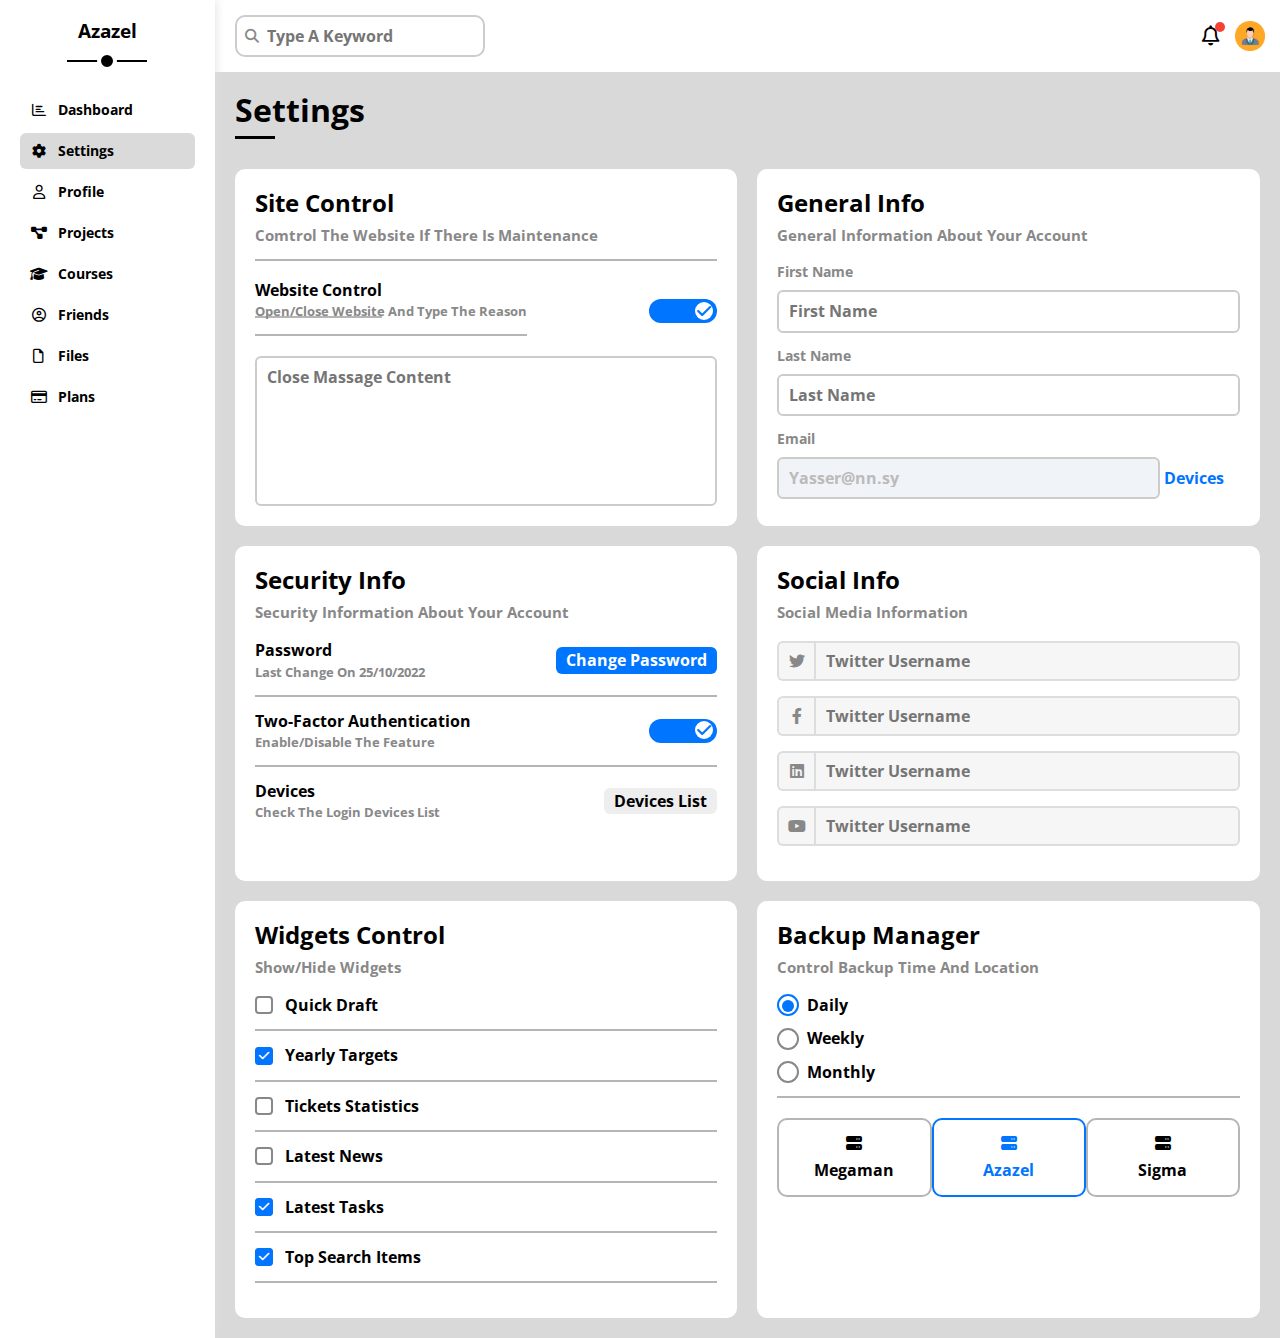
<file: settings.html>
<!DOCTYPE html>
<html lang="en">
  <head>
    <meta charset="UTF-8" />
    <meta http-equiv="X-UA-Compatible" content="IE=edge" />
    <meta name="viewport" content="width=device-width, initial-scale=1.0" />
    <link rel="stylesheet" href="./Css/all.min.css" />
    <link rel="stylesheet" href="./Css/framework.css" />
    <link rel="stylesheet" href="./Css/master-css.css" />
    <link rel="stylesheet" href="./Css/normalize.css" />
    <!-- Google Fonts -->
    <link rel="preconnect" href="https://fonts.googleapis.com" />
    <link rel="preconnect" href="https://fonts.gstatic.com" crossorigin />
    <link
      href="https://fonts.googleapis.com/css2?family=Open+Sans:wght@400;700&display=swap"
      rel="stylesheet"
    />
    <title>Settings</title>
  </head>
  <body>
    <div class="page d-flex">
      <div class="sidebar bg-white p-20 p-relative">
        <h3 class="p-relative txt-c mt-0">Azazel</h3>
        <ul>
          <li>
            <a
              class="d-flex align-center fs-14 c-black rad-6 p-10"
              href="index.html"
            >
              <i class="fa-regular fa-chart-bar fa-fw"></i>
              <span>Dashboard</span>
            </a>
          </li>
          <li>
            <a
              class="active d-flex align-center fs-14 c-black rad-6 p-10"
              href="settings.html"
            >
              <i class="fa-solid fa-gear fa-fw"></i>
              <span>Settings</span>
            </a>
          </li>
          <li>
            <a
              class="d-flex align-center fs-14 c-black rad-6 p-10"
              href="profile.html"
            >
              <i class="fa-regular fa-user fa-fw"></i>
              <span>Profile</span>
            </a>
          </li>
          <li>
            <a
              class="d-flex align-center fs-14 c-black rad-6 p-10"
              href="projects.html"
            >
              <i class="fa-solid fa-diagram-project fa-fw"></i>
              <span>Projects</span>
            </a>
          </li>
          <li>
            <a
              class="d-flex align-center fs-14 c-black rad-6 p-10"
              href="Courses.html"
            >
              <i class="fa-solid fa-graduation-cap fa-fw"></i>
              <span>Courses</span>
            </a>
          </li>
          <li>
            <a
              class="d-flex align-center fs-14 c-black rad-6 p-10"
              href="friends.html"
            >
              <i class="fa-regular fa-circle-user fa-fw"></i>
              <span>Friends</span>
            </a>
          </li>
          <li>
            <a
              class="d-flex align-center fs-14 c-black rad-6 p-10"
              href="files.html"
            >
              <i class="fa-regular fa-file fa-fw"></i>
              <span>Files</span>
            </a>
          </li>
          <li>
            <a
              class="d-flex align-center fs-14 c-black rad-6 p-10"
              href="plans.html"
            >
              <i class="fa-regular fa-credit-card fa-fw"></i>
              <span>Plans</span>
            </a>
          </li>
        </ul>
      </div>
      <div class="content w-full">
        <!-- Start Head -->
        <div class="head bg-white p-15 between-flex">
          <div class="search p-relative">
            <input class="p-10" type="search" placeholder="Type A Keyword" />
          </div>
          <div class="icons d-flex align-center">
            <span class="notification p-relative">
              <i class="fa-regular fa-bell fa-lg"></i>
            </span>
            <img src="./imgs/user.png" alt="" />
          </div>
        </div>
        <!-- End Head -->
        <h1 class="p-relative">Settings</h1>
        <div class="settings-page m-20 d-grid gap-20">
          <!-- <label>
                <input class="toggle-checkbox" type="checkbox" checked/>
                <div class="toggle-switch"></div>
            </label> -->
          <!-- Start Settings Box -->
          <div class="p-20 bg-white rad-10">
            <h2 class="mt-0 mb-10">Site Control</h2>
            <p class="control mt-0 mb-20 c-grey fs-15">
              Comtrol The Website If There Is Maintenance
            </p>
            <div class="mb-15 between-flex">
              <div>
                <span class="control">Website Control</span>
                <p class="control c-grey mt-5 mb-5 fs-13">
                  Open/Close Website And Type The Reason
                </p>
              </div>
              <div>
                <label>
                  <input class="toggle-checkbox" type="checkbox" checked />
                  <div class="toggle-switch"></div>
                </label>
              </div>
            </div>
            <textarea
              class="close-message p-10 rad-6 d-block w-full"
              placeholder="Close Massage Content"
            ></textarea>
          </div>
          <!-- End Settings Box -->
          <!-- Start Settings Box -->
          <div class="p-20 bg-white rad-10">
            <h2 class="mt-0 mb-10">General Info</h2>
            <p class="mt-0 mb-20 c-grey fs-15">
              General Information About Your Account
            </p>
            <div class="mb-15">
              <label class="fs-14 c-grey d-block mb-10" for="first"
                >First Name</label
              >
              <input
                class="b-none border-ccc p-10 rad-6 d-block w-full"
                type="text"
                id="first"
                placeholder="First Name"
              />
            </div>
            <div class="mb-15">
              <label class="fs-14 c-grey d-block mb-10" for="last"
                >Last Name</label
              >
              <input
                class="b-none border-ccc p-10 rad-6 d-block w-full"
                type="text"
                id="last"
                placeholder="Last Name"
              />
            </div>
            <div class="">
              <label class="fs-14 c-grey d-block mb-10" for="email"
                >Email</label
              >
              <input
                class="email b-none border-ccc p-10 rad-6 d-block w-full"
                type="email"
                id="email"
                value="Yasser@nn.sy"
                disabled
              />
              <a class="c-blue" href="#">Devices</a>
            </div>
          </div>
          <!-- End Settings Box -->
          <!-- Start Settings Box -->
          <div class="p-20 bg-white rad-10">
            <h2 class="mt-0 mb-10">Security Info</h2>
            <p class="mt-0 mb-20 c-grey fs-15">
              Security Information About Your Account
            </p>
            <div class="sec-box mb-15 between-flex">
              <div>
                <span>Password</span>
                <p class="c-grey mt-5 mb-0 fs-13">Last Change On 25/10/2022</p>
              </div>
              <a class="button bg-blue c-white btn-shape" href="#"
                >Change Password</a
              >
            </div>

            <div class="sec-box mb-15 between-flex">
              <div>
                <span>Two-Factor Authentication</span>
                <p class="c-grey mt-5 mb-0 fs-13">Enable/Disable The Feature</p>
              </div>
              <label>
                <input class="toggle-checkbox" type="checkbox" checked />
                <div class="toggle-switch"></div>
              </label>
            </div>

            <div class="sec-box between-flex">
              <div>
                <span>Devices</span>
                <p class="c-grey mt-5 mb-0 fs-13">
                  Check The Login Devices List
                </p>
              </div>
              <a class="bg-eee c-black btn-shape" href="#">Devices List</a>
            </div>
          </div>
          <!-- End Settings Box -->
          <!-- Start Settings Box -->
          <div class="social-boxes p-20 bg-white rad-10">
            <h2 class="mt-0 mb-10">Social Info</h2>
            <p class="mt-0 mb-20 c-grey fs-15">Social Media Information</p>
            <div class="d-flex align-center mb-15">
              <i class="fa-brands fa-twitter center-flex c-grey"></i>
              <input
                class="w-full"
                type="text"
                placeholder="Twitter Username"
              />
            </div>

            <div class="d-flex align-center mb-15">
              <i class="fa-brands fa-facebook-f center-flex c-grey"></i>
              <input
                class="w-full"
                type="text"
                placeholder="Twitter Username"
              />
            </div>

            <div class="d-flex align-center mb-15">
              <i class="fa-brands fa-linkedin center-flex c-grey"></i>
              <input
                class="w-full"
                type="text"
                placeholder="Twitter Username"
              />
            </div>

            <div class="d-flex align-center mb-15">
              <i class="fa-brands fa-youtube center-flex c-grey"></i>
              <input
                class="w-full"
                type="text"
                placeholder="Twitter Username"
              />
            </div>
          </div>
          <!-- End Settings Box -->
          <!-- Start Settings Box -->
          <div class="widgets-control p-20 bg-white rad-10">
            <h2 class="mt-0 mb-10">Widgets Control</h2>
            <p class="mt-0 mb-20 c-grey fs-15">Show/Hide Widgets</p>
            <div class="control d-flex align-center mb-15">
              <input type="checkbox" id="one" />
              <label for="one">Quick Draft</label>
            </div>

            <div class="control d-flex align-center mb-15">
              <input type="checkbox" id="two" checked />
              <label for="two">Yearly Targets</label>
            </div>
            <div class="control d-flex align-center mb-15">
              <input type="checkbox" id="three" />
              <label for="three">Tickets Statistics</label>
            </div>
            <div class="control d-flex align-center mb-15">
              <input type="checkbox" id="four" />
              <label for="four">Latest News</label>
            </div>
            <div class="control d-flex align-center mb-15">
              <input type="checkbox" id="five" checked />
              <label for="five">Latest Tasks</label>
            </div>
            <div class="control d-flex align-center mb-15">
              <input type="checkbox" id="six" checked />
              <label for="six">Top Search Items</label>
            </div>
          </div>
          <!-- End Settings Box -->
          <!-- Start Settings Box -->
          <div class="backup-control p-20 bg-white rad-10">
            <h2 class="mt-0 mb-10">Backup Manager</h2>
            <p class="mt-0 mb-20 c-grey fs-15">
              Control Backup Time And Location
            </p>
            <div class="date d-flex align-center mb-15">
              <input type="radio" name="time" id="daily" checked />
              <label for="daily">Daily</label>
            </div>
            <div class="date d-flex align-center mb-15">
              <input type="radio" name="time" id="weekly" />
              <label for="weekly">Weekly</label>
            </div>
            <div class="date d-flex align-center mb-15">
              <input type="radio" name="time" id="monthly" />
              <label for="monthly">Monthly</label>
            </div>
            <div class="servers d-flex align-center txt-c">
              <input type="radio" name="servers" id="server-one" />
              <div class="server mb-15 rad-10 w-full">
                <label class="d-block m-15" for="server-one">
                  <i class="fa-solid fa-server d-block mb-10"></i>
                  Megaman
                </label>
              </div>

              <input type="radio" name="servers" id="server-two" checked />
              <div class="server mb-15 rad-10 w-full">
                <label class="d-block m-15" for="server-two">
                  <i class="fa-solid fa-server d-block mb-10"></i>
                  Azazel
                </label>
              </div>

              <input type="radio" name="servers" id="server-three" />
              <div class="server mb-15 rad-10 w-full">
                <label class="d-block m-15" for="server-three">
                  <i class="fa-solid fa-server d-block mb-10"></i>
                  Sigma
                </label>
              </div>
            </div>
          </div>
          <!-- End Settings Box -->
        </div>
      </div>
    </div>
  </body>
</html>
</file>
<file: Css/framework.css>
:root {
  --blue-color: #0075ff;
  --blue-alt-color: #0d69d5;
  --orange-color: #f59e0b;
  --green-color: #22c55e;
  --red-color: #f44336;
  --grey-color: #888;
}
/* Start box */
.d-flex {
  display: flex;
}
.align-center {
  align-items: center;
}
.space-between {
  justify-content: space-between;
}
.f-wrap {
  flex-wrap: wrap;
}
/*  */
.d-grid {
  display: grid;
}
.gap-20 {
  gap: 20px;
}
/*  */
.d-block {
  display: block;
}
@media (max-width: 767px) {
  .block-mobile {
    display: block;
  }
  .hide-mobile {
    display: none;
  }
}
/* End box */
/* Start Padding + Margin */
.p-10 {
  padding: 10px;
}
.p-15 {
  padding: 15px;
}
.p-20 {
  padding: 20px;
}
/*  */
.pt-10 {
  padding-top: 10px;
}
.pt-15 {
  padding-top: 15px;
}
.pt-20 {
  padding-top: 20px;
}
/*  */
.pb-10 {
  padding-bottom: 10px;
}
.pb-15 {
  padding-bottom: 15px;
}
.pb-20 {
  padding-bottom: 20px;
}
/*  */
.pl-15 {
  padding-left: 15px;
}
/*  */
.m-0 {
  margin: 0;
}
.m-15 {
  margin: 15px;
}
.m-20 {
  margin: 20px;
}
/*  */
.mt-0 {
  margin-top: 0;
}
.mt-5 {
  margin-top: 5px;
}
.mt-10 {
  margin-top: 10px;
}
.mt-15 {
  margin-top: 15px;
}
.mt-20 {
  margin-top: 20px;
}
.mt-25 {
  margin-top: 25px;
}
/*  */
.mr-10 {
  margin-right: 10px;
}
.mr-15 {
  margin-right: 15px;
}
/*  */
.mb-0 {
  margin-bottom: 0px;
}
.mb-5 {
  margin-bottom: 5px;
}
.mb-10 {
  margin-bottom: 10px;
}
.mb-15 {
  margin-bottom: 15px;
}
.mb-20 {
  margin-bottom: 20px;
}
.mb-25 {
  margin-bottom: 25px;
}
/*  */
/* End Padding + Margin */
/* Start Color */
.bg-white {
  background-color: white;
}
.bg-eee {
  background-color: #eee;
}
.bg-blue {
  background-color: var(--blue-color);
}
.bg-orange {
  background-color: var(--orange-color);
}
.bg-green {
  background-color: var(--green-color);
}
.bg-red {
  background-color: var(--red-color);
}
.bg-redd {
  background-color: red;
}
.bg-black {
  background-color: black;
}
.c-white {
  color: white;
}
.c-black {
  color: black;
}
.c-grey {
  color: var(--grey-color);
}
.c-blue {
  color: var(--blue-color);
}
.c-green {
  color: var(--green-color);
}
.c-orange {
  color: var(--orange-color);
}
.c-red {
  color: var(--red-color);
}
/* End Color */
/* Start position */
.p-relative {
  position: relative;
}
.p-absolute{
  position: absolute;
}
/* End position */
/* Start Font */
.txt-c {
  text-align: center;
}
.fs-13 {
  font-size: 13px;
}
.fs-14 {
  font-size: 14px;
}
.fs-15 {
  font-size: 15px;
}
.fs-25 {
  font-size: 25px;
}
.fw-bold {
  font-weight: bold;
}
@media (max-width: 767px) {
  .txt-c-mobile {
    text-align: center;
  }
}
/* End Font */
/* End Border */
.rad-6 {
  border-radius: 6px;
}
.rad-10 {
  border-radius: 10px;
}
.rad-half {
  border-radius: 50%;
}
/* Start Border */
@media (max-width: 767px) {
  .hide-mobile {
    display: none;
  }
}
.b-none {
  border: none;
}
.border-ccc {
  border: 2px solid #ccc;
}
.border-eee {
  border: 2px solid #eee;
}
/* Start width */
.w-100 {
  width: 100px;
}
.w-full {
  width: 100%;
}
.w-fit {
  width: fit-content;
}
/* End Width */
/* Start height */
.h-100{
  height: 100px;
}
.h-full {
  height: 100%;
}

/* Start height */
/* Start Componanents */
.center-flex {
  display: flex;
  align-items: center;
  justify-content: center;
}
.between-flex {
  display: flex;
  align-items: center;
  justify-content: space-between;
}
.btn-shape {
  padding: 4px 10px;
  border-radius: 6px;
}
/* End Componanents */
</file>
<file: Css/master-css.css>
:root {
  --blue-color: #0075ff;
  --blue-alt-color: #0d69d5;
  --orange-color: #f59e0b;
  --green-color: #22c55e;
  --red-color: #f44336;
  --grey-color: #888;
}
* {
  box-sizing: border-box;
  font-weight: bold;
}
body {
  font-family: "open sans", sans-serif;
  margin: 0;
}
*:focus {
  outline: none;
}
a {
  text-decoration: none;
}
ul {
  list-style: none;
  padding: 0;
}
::-webkit-scrollbar {
  width: 15px;
}
::-webkit-scrollbar-track {
  background-color: white;
}
::-webkit-scrollbar-thumb {
  background-color: var(--blue-color);
}
::-webkit-scrollbar-thumb:hover {
  background-color: var(--blue-alt-color);
}
.page {
  background-color: #d9d9d9;
  min-height: 100vh;
}
/* Start Sidebar */
.sidebar {
  width: 250px;
  box-shadow: 0 0 10px #ddd;
}
.sidebar > h3 {
  margin-bottom: 50px;
}
.sidebar ul li a {
  transition: 0.3s;
  margin-bottom: 5px;
}
.sidebar ul li a:hover,
.sidebar ul li a.active {
  background-color: #dadada;
}
.sidebar ul li a span {
  font-size: 14px;
  margin-left: 10px;
}
@media (max-width: 767px) {
  .sidebar {
    width: 58px;
    padding: 10px;
  }
  .sidebar > h3 {
    font-size: 13px;
    margin-bottom: 15px;
  }
  .sidebar ul li a span {
    display: none;
  }
}
@media (min-width: 768px) {
  .sidebar > h3::before,
  .sidebar > h3::after {
    content: "";
    background-color: black;
    left: 50%;
    transform: translateX(-50%);
    position: absolute;
  }
  .sidebar > h3::before {
    width: 80px;
    height: 2px;
    bottom: -20px;
  }
  .sidebar > h3::after {
    bottom: -29px;
    width: 12px;
    height: 12px;
    border-radius: 50%;
    border: 4px solid white;
  }
}
/* End Sidebar */
/* Start Content */
.content {
  overflow: hidden;
}
.head .search::before {
  font-family: "Font Awesome 6 Free";
  content: "\f002";
  font-weight: 900;
  position: absolute;
  left: 15px;
  top: 50%;
  transform: translateY(-50%);
  color: var(--grey-color);
  font-size: 14px;
}
.head .search input {
  border: 2px solid #ccc;
  border-radius: 10px;
  margin-left: 5px;
  padding-left: 30px;
  width: 250px;
  transition: width 0.3s;
}
.head .search input:focus {
  border: 2px solid rgb(136, 136, 136);
  width: 450px;
}
.head .search input:focus::placeholder {
  opacity: 0;
}
.head .icons .notification::before {
  content: "";
  position: absolute;
  width: 10px;
  height: 10px;
  background-color: var(--red-color);
  border-radius: 50%;
  right: -5px;
  top: -5px;
}
.head .icons img {
  width: 30px;
  height: 30px;
  margin-left: 15px;
}
.page h1 {
  margin: 20px 20px 40px;
}
.page h1::before,
.page h1::after {
  content: "";
  height: 3px;
  position: absolute;
  bottom: -10px;
  left: 0;
}
.page h1::before {
  background-color: white;
  width: 120px;
}
.page h1::before {
  background-color: black;
  width: 40px;
}
.wrapper {
  grid-template-columns: repeat(auto-fill, minmax(450px, 1fr));
  margin-left: 20px;
  margin-right: 20px;
  margin-bottom: 20px;
}
@media (max-width: 767px) {
  .wrapper {
    grid-template-columns: minmax(200px, 1fr);
    margin-left: 20px;
    margin-right: 20px;
  }
}
/* End Content */
/* Start Welcome */
.welcome {
  overflow: hidden;
}
.welcome .intro img {
  width: 200px;
  margin-bottom: -10px;
}
.welcome .avatar {
  width: 64px;
  height: 64px;
  border: 2px solid white;
  border-radius: 50%;
  padding: 2px;
  box-shadow: 0 0 5px #ddd;
  margin-left: 20px;
  margin-top: -32px;
}
.welcome .body {
  border-top: 2px solid #b5b5b5;
  border-bottom: 2px solid #b5b5b5;
}
.welcome .body > div {
  flex: 1;
}
.welcome .visit {
  margin: 0 15px 15px auto;
  transition: 0.3s;
}
.welcome .visit:hover {
  background-color: var(--blue-alt-color);
}
@media (max-width: 767px) {
  .welcome .intro {
    padding-bottom: 30px;
  }
  .welcome .avatar {
    margin-left: 0;
  }
  .welcome .body > div:not(:last-child) {
    margin-bottom: 20px;
  }
}
/* End Welcome */
/* Start Quick draft Widget */

.quick-draft textarea {
  resize: none;
  min-height: 180px;
}
.quick-draft .save {
  margin-left: auto;
  transition: 0.3s;
  cursor: pointer;
}
.quick-draft .save:hover {
  background-color: var(--blue-alt-color);
}
/* End Quick draft Widget */
/* Start Targets */
.targets .target-row .icon {
  width: 80px;
  height: 80px;
  margin-right: 15px;
}
.targets .details {
  flex: 1;
}
.targets .details .progress {
  height: 4px;
}
.targets .details .progress > span {
  position: absolute;
  left: 0;
  top: 0;
  height: 100%;
}
.targets .details .progress > span span {
  position: absolute;
  bottom: 16px;
  right: -16px;
  color: white;
  padding: 2px 5px;
  border-radius: 6px;
  font-size: 13px;
}
.targets .details .progress > span span::after {
  content: "";
  border-color: transparent;
  border-width: 5px;
  border-style: solid;
  position: absolute;
  bottom: -10px;
  left: 50%;
  transform: translateX(-50%);
}
.targets .details .progress > .blue span::after {
  border-top-color: var(--blue-color);
}
.targets .details .progress > .orange span::after {
  border-top-color: var(--orange-color);
}
.targets .details .progress > .green span::after {
  border-top-color: var(--green-color);
}
.blue .icon,
.blue .progress {
  background-color: rgb(0 117 255 / 20%);
}
.orange .icon,
.orange .progress {
  background-color: rgb(245 158 11 / 20%);
}
.green .icon,
.green .progress {
  background-color: rgb(34 197 94 / 20%);
}
/* End Targets */
/* Start Tickets */
.tickets .box {
  border: 2px solid #ccc;
  width: calc(50% - 10px);
}
@media (max-width: 767px) {
  .tickets .box {
    width: 100%;
  }
}
/* End Tickets */
/* Start Latest News */
.latest-news .news-row:not(:last-of-type) {
  margin-bottom: 20px;
  padding-bottom: 20px;
  border-bottom: 2px solid #b5b5b5;
}
.latest-news .news-row img {
  width: 100px;
  height: 75px;
  border-radius: 6px;
  margin-right: 15px;
}
.latest-news .info {
  flex-grow: 1;
}
.latest-news .info h3 {
  margin: 0 0 6px;
  font-size: 16px;
}
@media (max-width: 767px) {
  .latest-news .news-row {
    display: block;
  }
  .latest-news .news-row .label {
    margin: 10px auto;
    width: fit-content;
  }
}
/* End Latest News */
/* Start Taskes */
.tasks .task-row:not(:last-of-type) {
  margin-bottom: 15px;
  padding-bottom: 15px;
  border-bottom: 2px solid #b5b5b5;
}
.tasks .info {
  flex-grow: 1;
}
.tasks .done {
  opacity: 0.5;
}
.tasks .done h3,
.tasks .done p {
  text-decoration: line-through;
}
.tasks .delete {
  cursor: pointer;
  transition: 0.3s;
}
.tasks .delete:hover {
  color: var(--red-color);
}
/* End Taskes */
/* Start Latest Upload */
.latest-uploads ul li:not(:last-child) {
  border-bottom: 2px solid #b5b5b5;
}
.latest-uploads ul li img {
  width: 40px;
  height: 40px;
}
/* End Latest Upload */
/* Start Last Project */
.last-project ul::before {
  content: "";
  position: absolute;
  left: 11px;
  width: 2px;
  height: calc(100% - 5px);
  background-color: var(--blue-color);
}
.last-project ul li::before {
  content: "";
  width: 20px;
  height: 20px;
  display: block;
  border-radius: 50%;
  background-color: white;
  border: 2px solid white;
  outline: 2px solid var(--blue-color);
  margin-right: 15px;
  z-index: 1;
}
.last-project ul li.done::before {
  content: "";
  background-color: var(--blue-color);
}
.last-project ul li.current::before {
  content: "";
  animation: change-color 0.8s infinite alternate;
}
.last-project .launch-icon {
  position: absolute;
  width: 330px;
  right: 0;
  bottom: 0;
  opacity: 0.7;
}
/* End Last Project */
/* Start Reminders */
.reminder ul li .key {
  width: 15px;
  height: 15px;
}
.reminder ul li > .blue {
  border-left: 2px solid var(--blue-color);
}
.reminder ul li > .green {
  border-left: 2px solid var(--green-color);
}
.reminder ul li > .orange {
  border-left: 2px solid var(--orange-color);
}
.reminder ul li > .red {
  border-left: 2px solid var(--red-color);
}
/* End Reminders */
/* Start Latest Post */
.latest-post .avatar {
  width: 48px;
  height: 48px;
}
.latest-post .post-content {
  text-transform: capitalize;
  line-height: 1.8;
  border-top: 1px solid #b5b5b5;
  border-bottom: 1px solid #b5b5b5;
  min-height: 140px;
}
/* End Latest Post */
/* Start Social Media */
.social-media .box {
  padding-left: 70px;
}
.social-media .box i {
  position: absolute;
  left: 0;
  top: 0;
  width: 52px;
  transition: 0.3s;
}
.social-media .box i:hover {
  transform: rotate(5deg);
}
.social-media .twitter {
  background-color: rgb(29 161 242 / 20%);
  color: #1da1f2;
}
.social-media .twitter i,
.social-media .twitter a {
  background-color: #1da1f2;
}
.social-media .facebook {
  background-color: rgb(24 119 242 / 20%);
  color: #1da1f2;
}
.social-media .facebook i,
.social-media .facebook a {
  background-color: #1877f2;
}
.social-media .youtube {
  background-color: rgb(255 0 0 / 20%);
  color: #ff0000;
}
.social-media .youtube i,
.social-media .youtube a {
  background-color: #ff0000;
}
.social-media .linkedin {
  background-color: rgb(0 119 181 / 20%);
  color: #0077b5;
}
.social-media .linkedin i,
.social-media .linkedin a {
  background-color: #0077b5;
}
/* End Social Media */
/* Start Table */
.projects .responsive-table {
  overflow-x: auto;
}
.projects table {
  min-width: 1000px;
  border-spacing: 0;
}
.projects thead td {
  background-color: #b5b5b5;
  font-weight: bold;
}
.projects table td {
  padding: 15px;
}
.projects tbody td {
  border-bottom: 2px solid #b5b5b5;
  border-left: 2px solid #b5b5b5;
  transition: 0.3s;
}
.projects table tbody td:last-child {
  border-right: 2px solid #b5b5b5;
}
.projects table img {
  width: 32px;
  height: 32px;
  border-radius: 50%;
  padding: 2px;
  background-color: white;
}
.projects tbody tr:hover td {
  background-color: #faf7f7;
}
.projects table img:not(:first-child) {
  margin-left: -15px;
}
.projects table .label {
  font-size: 13px;
}
/* End Table */
/* Start Sittings */
.settings-page {
  grid-template-columns: repeat(auto-fill, minmax(500px, 1fr));
}
.settings-page .close-message {
  border: 2px solid #ccc;
  resize: none;
  min-height: 150px;
}
.settings-page .email {
  display: inline-flex;
  width: calc(100% - 80px);
}
@media (max-width: 767px) {
  .settings-page {
    grid-template-columns: minmax(100px, 1fr);
    margin-left: 10px;
    margin-right: 10px;
    gap: 10px;
  }
}
.settings-page .control {
  padding-bottom: 15px;
  border-bottom: 2px solid #b5b5b5;
}
.settings-page .sec-box {
  padding-bottom: 15px;
}
.settings-page .sec-box .button {
  transition: 0.3s;
}
.settings-page .sec-box .button:hover {
  background-color: var(--blue-alt-color);
}
.settings-page .sec-box:not(:last-of-type) {
  border-bottom: 2px solid #b5b5b5;
}
.settings-page .social-boxes i {
  width: 40px;
  height: 40px;
  background-color: #f6f6f6;
  border: 2px solid#ddd;
  border-right: none;
  border-radius: 6px 0 0 6px;
  transition: 0.3s;
}
.settings-page .social-boxes input {
  height: 40px;
  background-color: #f6f6f6;
  border: 2px solid#ddd;
  padding-left: 10px;
  border-radius: 0 6px 6px 0;
}
.settings-page .social-boxes > div:focus-within i {
  color: black;
}
.widgets-control .control input[type="checkbox"] {
  -webkit-appearance: none;
  appearance: none;
}
.widgets-control .control label {
  padding-left: 30px;
  cursor: pointer;
  position: relative;
}
.widgets-control .control label::before {
  content: "";
  position: absolute;
  left: 0;
  top: 50%;
  width: 14px;
  height: 14px;
  border: 2px solid var(--grey-color);
  margin-top: -9px;
  border-radius: 4px;
}
.widgets-control .control label:hover::before {
  border-color: var(--blue-alt-color);
}
.widgets-control .control label::after {
  font-family: var(--fa-style-family-classic);
  content: "\f00c";
  font-weight: 900;
  position: absolute;
  left: 0;
  top: 50%;
  margin-top: -9px;
  background-color: var(--blue-color);
  color: white;
  font-size: 12px;
  width: 18px;
  height: 18px;
  display: flex;
  justify-content: center;
  align-items: center;
  transform: scale(0) rotate(360deg);
  transition: 0.3s;
  border-radius: 4px;
}
.widgets-control .control input[type="checkbox"]:checked + label::after {
  transform: scale(1);
}
.backup-control input[type="radio"] {
  -webkit-appearance: none;
  appearance: none;
}
.backup-control .date label {
  padding-left: 30px;
  cursor: pointer;
  position: relative;
}
.backup-control .date label::before {
  content: "";
  position: absolute;
  top: 50%;
  left: 0;
  margin-top: -11px;
  width: 18px;
  height: 18px;
  border: 2px solid var(--grey-color);
  border-radius: 50%;
}
.backup-control .date label::after {
  content: "";
  position: absolute;
  left: 5px;
  top: 3.5px;
  width: 12px;
  height: 12px;
  background-color: var(--blue-color);
  border-radius: 50%;
  transition: 0.3s;
  transform: scale(0);
}
.backup-control .date input[type="radio"]:checked + label::before {
  border-color: var(--blue-color);
}
.backup-control .date input[type="radio"]:checked + label::after {
  transform: scale(1);
}
.backup-control .servers {
  border-top: 2px solid #b5b5b5;
  padding-top: 20px;
}
@media (max-width: 767px) {
  .backup-control .servers {
    flex-wrap: wrap;
  }
}
.backup-control .servers .server {
  border: 2px solid #b5b5b5;
  position: relative;
}
.backup-control .servers .server label {
  cursor: pointer;
}
.backup-control .servers input[type="radio"]:checked + .server {
  border-color: var(--blue-color);
  color: var(--blue-color);
}

.toggle-checkbox {
  -webkit-appearance: none;
  appearance: none;
  display: none;
}
.toggle-switch {
  background-color: #ccc;
  width: 68px;
  height: 24px;
  border-radius: 16px;
  position: relative;
  transition: 0.3s;
  cursor: pointer;
}
.toggle-switch::before {
  font-family: var(--fa-style-family-classic);
  content: "\f00d";
  font-weight: 900;
  background-color: rgb(0, 0, 0);
  width: 18px;
  height: 18px;
  position: absolute;
  border-radius: 50%;
  top: 2.5px;
  left: 4px;
  display: flex;
  justify-content: center;
  align-items: center;
  color: #797979;
  transition: 0.3s;
}
.toggle-checkbox:checked + .toggle-switch {
  background-color: var(--blue-color);
}
.toggle-checkbox:checked + .toggle-switch::before {
  content: "\f00c";
  left: 46px;
  background-color: white;
  color: var(--blue-color);
}
.settings-page :disabled {
  cursor: no-drop;
  background-color: #f0f4f8;
  color: #bbb;
}
/* End Sittings */
/* Start Profile Page */

@media (max-width: 767px) {
  .profile-page .overview {
    flex-direction: column;
  }
  .profile-page .avatar-box {
    border-bottom: 2px solid rgb(131, 131, 131);
  }
}

@media (min-width: 768px) {
  .profile-page .avatar-box {
    width: 300px;
    border-right: 2px solid rgb(189, 189, 189);
    height: 500px;
  }
}
.profile-page .avatar-box > img {
  width: 120px;
  height: 120px;
}
.profile-page .avatar-box .level {
  height: 6px;
  overflow: hidden;
  margin: auto;
  width: 70%;
}
.profile-page .avatar-box .level span {
  position: absolute;
  left: 0;
  top: 0;
  height: 100%;
  background-color: var(--blue-color);
  border-radius: 6px;
}
.profile-page .info-box .box {
  flex-wrap: wrap;
  border-bottom: 2px solid rgb(194, 194, 194);
  transition: 0.3s;
}
.profile-page .info-box .box:hover {
  background-color: #b9b9b9;
}
.profile-page .info-box .box > div {
  min-width: 250px;
  padding: 10px 0 0;
}
@media (max-width: 767px) {
  .profile-page .other-data {
    flex-direction: column;
  }
}
.profile-page .skills-card {
  flex-grow: 1;
}
.profile-page .skills-card li {
  padding: 15px 0;
}
.profile-page .skills-card ul li:not(:last-child) {
  border-bottom: 2px solid rgb(214, 214, 214);
}
.profile-page .skills-card li span {
  display: inline-flex;
  padding: 4px 10px;
  border-radius: 6px;
  font-size: 14px;
  background-color: #b5b5b5;
}
.profile-page .skills-card li span:not(:last-child) {
  margin-right: 5px;
}
.profile-page .activities {
  flex-grow: 2;
}
.profile-page .activity:not(:last-of-type) {
  border-bottom: 2px solid rgb(165, 165, 165);
  padding-bottom: 20px;
  margin-bottom: 20px;
}
.profile-page .activity img {
  width: 64px;
  height: 64px;
  margin-right: 10px;
  border-radius: 50%;
}
@media (min-width: 768px) {
  .profile-page .activity .date {
    margin-left: auto;
    text-align: right;
  }
}
@media (max-width: 767px) {
  .profile-page .activity {
    flex-direction: column;
  }
  .profile-page .activity img {
    margin-right: 0;
    margin-bottom: 20px;
  }
  .profile-page .activity .date {
    margin-top: 20px;
  }
}
/* End Profile Page */
/* Start Projects Page */
.projects-page {
  grid-template-columns: repeat(auto-fill, minmax(500px, 1fr));
}
@media (max-width: 767px) {
  .projects-page {
    grid-template-columns: minmax(200px, 1fr);
    margin: 0 10px;
    gap: 10px;
  }
}
.projects-page .project {
  margin: 20px;
  border: 2px solid rgb(114, 114, 114);
}
.projects-page .date {
  position: absolute;
  right: 10px;
  top: 10px;
}
.projects-page .h4 {
  font-weight: normal;
}
.projects-page .project .team {
  position: relative;
  min-height: 80px;
}
.projects-page .project .team a {
  position: absolute;
  left: 0;
  bottom: 0;
}
.projects-page .project .team a:nth-child(2) {
  left: 35px;
}
.projects-page .project .team a:nth-child(3) {
  left: 70px;
}
.projects-page .project .team a:nth-child(4) {
  left: 105px;
}
.projects-page .project .team a:nth-child(5) {
  left: 140px;
}
.projects-page .project .team a:hover {
  z-index: 5;
}
.projects-page .project .team a img {
  width: 60px;
  height: 60px;
  border-radius: 50%;
  border: 2px solid rgb(51, 51, 51);
}
.projects-page .project .do {
  justify-content: flex-end;
  border-top: 2px solid rgb(173, 173, 173);
  padding-top: 15px;
  margin-top: 15px;
}
.projects-page .project .do span {
  padding: 3px 8px;
  margin-left: 5px;
  width: fit-content;
}
@media (max-width: 767px) {
  .projects-page .project .do span:not(:last-child) {
    margin-bottom: 15px;
  }
  .projects-page .project .do {
    flex-direction: column;
    justify-content: center;
    align-items: center;
  }
}
.projects-page .project .info {
  border-top: 2px solid rgb(173, 173, 173);
  margin-top: 15px;
  padding-top: 15px;
}
@media (max-width: 767px) {
  .projects-page .project .info {
    flex-direction: column;
  }
  .projects-page .project .info i {
    margin-top: 15px;
  }
}
.projects-page .project .prog {
  background-color: rgb(199, 199, 199);
  height: 8px;
  width: 260px;
  position: relative;
  border-radius: 6px;
}
.projects-page .project .prog span {
  position: absolute;
  left: 0;
  top: 0;
  height: 100%;
  border-radius: 6px;
}
/* End Projects Page */
/* Start Courses Page */
.courses-page {
  grid-template-columns: repeat(auto-fill, minmax(300px, 1fr));
}
@media (max-width: 767px) {
  .courses-page {
    grid-template-columns: minmax(200px, 1fr);
    margin: 0 10px;
    gap: 10px;
  }
}
.courses-page .course {
  overflow: hidden;
}
.courses-page .course .cover {
  width: 300px;
  height: 250px;
}
.courses-page .course .instructor {
  position: absolute;
  width: 55px;
  height: 55px;
  top: 15px;
  left: 15px;
  border-radius: 50%;
  border-top: 3px dotted white;
  border-left: 3px dotted gold;
  border-right: 3px dotted red;
  border-bottom: 3px dotted rgb(50, 50, 155);
  animation: moveing 1s linear infinite;
}
.courses-page .course .description {
  line-height: 1.8;
}
.courses-page .course .info {
  border-top: 1px solid #b5b5b5;
  font-size: 13px;
}
.courses-page .course .info .title {
  position: absolute;
  left: 50%;
  top: -13px;
  transform: translateX(-50%);
  font-size: 13px;
  height: 27px;
  cursor: pointer;
}
/* End Courses Page */
/* Start Friends Page */
.friends-page {
  grid-template-columns: repeat(auto-fill, minmax(300px, 1fr));
}
@media (max-width: 767px) {
  .friends-page {
    grid-template-columns: minmax(200px, 1fr);
    margin: 0 10px;
    gap: 10px;
  }
}
.friends-page .contact {
  position: absolute;
  left: 10px;
  top: 10px;
}
.friends-page .contact i {
  background-color: #b5b5b5;
  padding: 10px;
  border-radius: 50%;
  color: #666;
  font-size: 13px;
  cursor: pointer;
  transition: 0.3s;
}
.friends-page .contact i:hover {
  background-color: var(--blue-color);
  color: white;
}
.friends-page .friend .icons {
  border-top: 2px solid #666;
  border-bottom: 2px solid #666;
  margin-top: 10px;
  margin-bottom: 15px;
  padding: 15px 0;
}
.friends-page .friend .icons i {
  margin-right: 5px;
}
.friends-page .friend .icons .vip {
  position: absolute;
  right: 30px;
  top: 50%;
  transform: translateY(-50%);
  font-size: 40px;
  opacity: 0.6;
  font-style: italic;
}
/* End Friends Page */
/* Start Files Page */
.files-page {
  flex-direction: row-reverse;
  align-items: flex-start;
}
@media (max-width: 767px) {
  .files-page {
    flex-direction: column;
    align-items: normal;
  }
}
.files-page .files-stats {
  min-width: 260px;
}
.files-page .files-stats .icon {
  width: 40px;
  height: 40px;
  margin-right: 10px;
}
.files-page .files-stats .size {
  margin-left: auto;
}
.files-page .files-stats .blue {
  background-color: rgb(0 117 255 / 20%);
}
.files-page .files-stats .green {
  background-color: rgb(34 197 94 / 20%);
}
.files-page .files-stats .red {
  background-color: rgb(244 67 54 / 20%);
}
.files-page .files-stats .orange {
  background-color: rgb(245 158 11 / 20%);
}
.files-page .files-stats .upload {
  margin: 15px auto 0;
  padding: 9px 10px;
  transition: 0.3s;
}
.files-page .files-stats .upload:hover {
  background-color: var(--blue-alt-color);
}
.files-page .files-stats .upload:hover i {
  animation: go-up 0.8s linear infinite;
}
.files-page .files-content {
  flex: 1;
  grid-template-columns: repeat(auto-fill, minmax(200px, 1fr));
}
.files-page .files-content img {
  width: 50px;
  height: 66px;
  transition: 0.3s;
}
.files-page .files-content .file:hover img {
  transform: rotate(5deg);
}
.files-page .files-content .info {
  border-top: 2px solid rgb(190, 190, 190);
}
/* End Files Page */
/* Start Plans Page */
.plans-page {
  grid-template-columns: repeat(auto-fill, minmax(450px, 1fr));
}
@media (max-width: 767px) {
  .plans-page {
    grid-template-columns: minmax(250px, 1fr);
    margin: 0 10px;
    gap: 10px;
  }
}
.plans-page .plan .top{
  border: 3px solid white;
  outline: 3px solid transparent;
}
.plans-page .plan.green .top{
  outline-color: var(--green-color);
}
.plans-page .plan.blue .top{
  outline-color: var(--blue-color);
}
.plans-page .plan.orange .top{
  outline-color: var(--orange-color);
}
.plans-page .plan .price{
  position: relative;
  font-size: 40px;
  font-weight: bolder;
  width: fit-content;
  margin: auto;
}
.plans-page .plan .price span{
  position: absolute;
  left: -20px;
  top: 0;
  font-size: 26px;
}
.plans-page .plan ul li{
  padding: 15px 0;
  display: flex;
  align-items: center;
  font-size: 15px;
  border-bottom: 2px solid #b5b5b5;
}
.plans-page .plan ul li .yes{
  color: var(--green-color);
}
.plans-page .plan ul li .i:not(.yes, .help){
  color: var(--red-color);
}
.plans-page .plan ul li .i:first-child {
  font-size: 18px;
  margin-right: 10px;
}
.plans-page .plan ul li .help{
  color: var(--grey-color);
  margin-left:auto ;
  cursor: pointer;
}
/* End Plans Page */
/* Start Animation */
@keyframes change-color {
  from {
    background-color: var(--green-color);
  }
  to {
    background-color: white;
  }
}
@keyframes moveing {
  0% {
    border-top: 3px dotted white;
    border-right: 3px dotted red;
    border-bottom: 3px dotted rgb(50, 50, 155);
    border-left: 3px dotted gold;
  }
  25% {
    border-top: 3px dotted gold;
    border-right: 3px dotted white;
    border-bottom: 3px dotted red;
    border-left: 3px dotted rgb(50, 50, 155);
  }
  50% {
    border-top: 3px dotted rgb(50, 50, 155);
    border-right: 3px dotted gold;
    border-bottom: 3px dotted white;
    border-left: 3px dotted red;
  }
  75% {
    border-top: 3px dotted rgb(50, 50, 155);
    border-right: 3px dotted gold;
    border-bottom: 3px dotted gold;
    border-left: 3px dotted white;
  }
  100% {
    border-top: 3px dotted rgb(109, 109, 109);
    border-right: 3px dotted red;
    border-bottom: 3px dotted rgb(50, 50, 155);
    border-left: 3px dotted gold;
  }
}
@keyframes go-up {
  0% {
    transform: translateY(0);
  }
  33% {
    transform: translateY(-2.5px);
  }
  66% {
    transform: translateY(2.5px);
  }
  100% {
    transform: translateY(0);
  }
}
/* End Animation */
</file>
